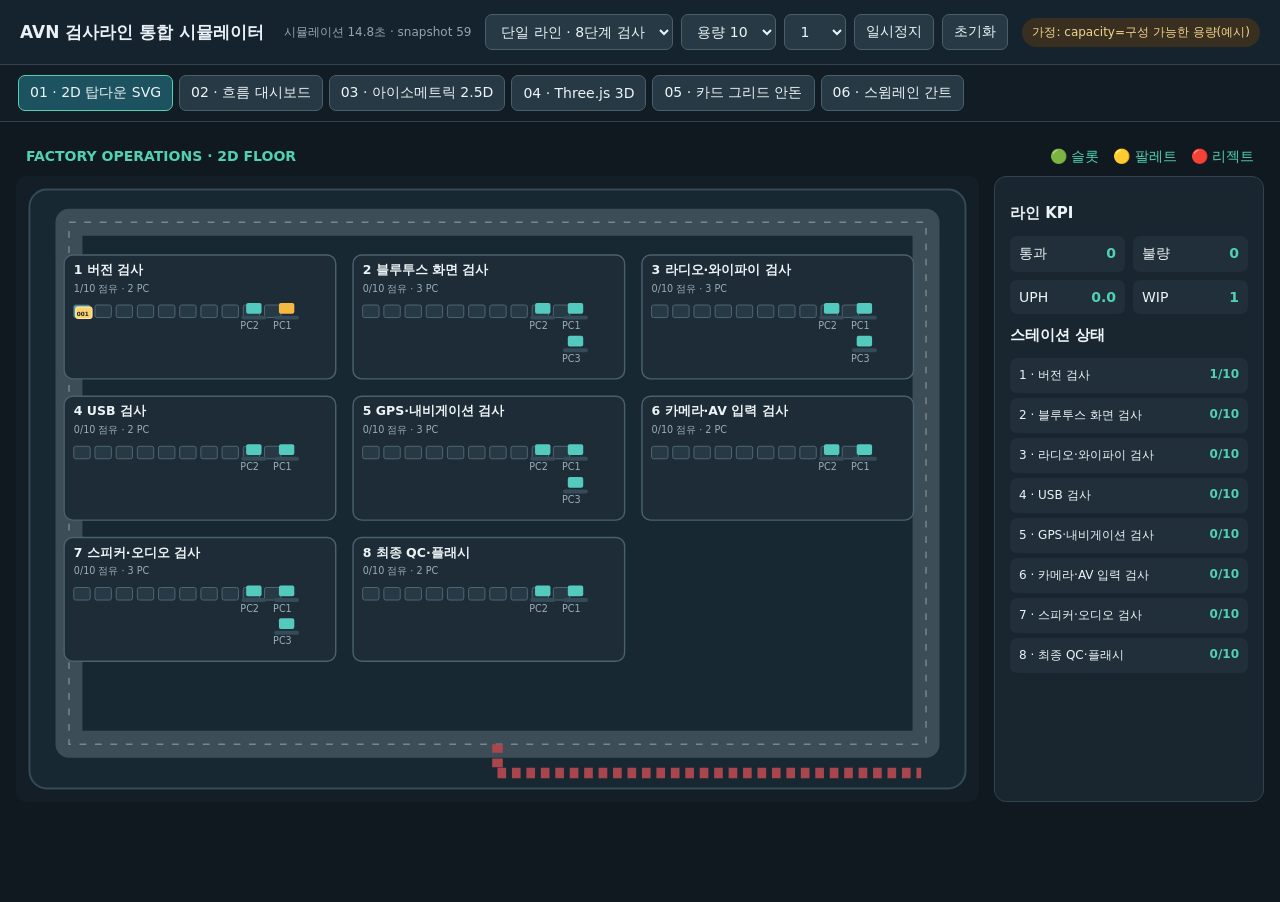
<file: 02_unified_draft_INCOMPLETE/index.html>
<!doctype html>
<html lang="ko">
<head>
  <meta charset="utf-8">
  <meta name="viewport" content="width=device-width,initial-scale=1">
  <title>AVN 공장 검사라인 통합 시뮬레이터</title>
  <link id="viewStyle" rel="stylesheet">
  <style>
    *{box-sizing:border-box}body{margin:0;background:#101820;color:#e9f1f7;font:14px system-ui,-apple-system,"Apple SD Gothic Neo",sans-serif}
    .shell{min-height:100vh}.shellbar{display:flex;gap:14px;align-items:center;flex-wrap:wrap;padding:14px 20px;background:#15232e;border-bottom:1px solid #30434f}
    .brand{font-size:17px;font-weight:750;margin-right:auto}.tools{display:flex;gap:8px;align-items:center;flex-wrap:wrap}button,select{padding:8px 11px;color:#edf4f7;background:#263944;border:1px solid #49606c;border-radius:7px;font:inherit;cursor:pointer}
    .assumption{padding:6px 10px;background:#382f20;color:#f4d58c;border-radius:20px;font-size:12px}.tabs{display:flex;overflow:auto;gap:6px;padding:10px 18px;background:#111c25;border-bottom:1px solid #30434f}.tabs button.active{background:#1d5260;border-color:#51d1b1}
    #viewRoot{padding:16px;min-height:calc(100vh - 120px)}.statusline{font-size:12px;color:#93a5b1}
  </style>
</head>
<body>
  <div class="shell">
    <header class="shellbar">
      <div class="brand">AVN 검사라인 통합 시뮬레이터</div>
      <div class="statusline" id="simClock">시뮬레이션 준비</div>
      <div class="tools">
        <select id="scenario" aria-label="시나리오"></select>
        <select id="capacity" aria-label="구성 가능한 용량"><option value="10">용량 10</option><option value="20">용량 20</option></select>
        <select id="speed" aria-label="배속"><option>1</option><option>2</option><option>5</option><option>10</option><option>20</option></select>
        <button id="toggle">일시정지</button><button id="reset">초기화</button>
      </div>
      <span class="assumption" id="assumption"></span>
    </header>
    <nav class="tabs" id="tabs" aria-label="시각화 뷰"></nav>
    <main id="viewRoot"></main>
  </div>
  <script src="data/factory.js"></script>
  <script src="engine/rng.js"></script>
  <script src="engine/model.js"></script>
  <script src="engine/sim.js"></script>
  <script src="views/01_topdown_2d/render.js"></script>
  <script src="views/02_flow_dashboard/render.js"></script>
  <script src="views/03_isometric/render.js"></script>
  <script src="views/04_threejs_3d/vendor/three.min.js"></script>
  <script src="views/04_threejs_3d/render.js"></script>
  <script src="views/05_card_grid/render.js"></script>
  <script src="views/06_swimlane_gantt/render.js"></script>
  <script>
    (function () {
      "use strict";
      const definitions = [
        ["01", "2D 탑다운 SVG", "views/01_topdown_2d/style.css"],
        ["02", "흐름 대시보드", "views/02_flow_dashboard/style.css"],
        ["03", "아이소메트릭 2.5D", "views/03_isometric/style.css"],
        ["04", "Three.js 3D", "views/04_threejs_3d/style.css"],
        ["05", "카드 그리드 안돈", "views/05_card_grid/style.css"],
        ["06", "스윔레인 간트", "views/06_swimlane_gantt/style.css"]
      ];
      const sim = window.AVNSim.createSim(window.FACTORY_DATA, "single_line");
      window.__avnSim = sim;
      const api = { getState: () => sim.snapshot(), subscribe: (fn) => sim.subscribe(fn), getSim: () => sim };
      const root = document.getElementById("viewRoot");
      const style = document.getElementById("viewStyle");
      const tabs = document.getElementById("tabs");
      const buttons = [];
      let active = -1;
      let mounted = null;
      let lastFrame = performance.now();
      const scenarioSelect = document.getElementById("scenario");
      Object.entries(window.FACTORY_DATA.scenarios).forEach(([id, scenario]) => {
        const option = document.createElement("option");
        option.value = id;
        option.textContent = scenario.name;
        scenarioSelect.appendChild(option);
      });
      definitions.forEach(([id, label, css], index) => {
        const button = document.createElement("button");
        button.textContent = `${id} · ${label}`;
        button.addEventListener("click", () => activate(index));
        tabs.appendChild(button);
        buttons.push(button);
      });
      function activate(index) {
        if (active === index) return;
        if (mounted) mounted.unmount();
        active = index;
        buttons.forEach((button, i) => button.classList.toggle("active", i === index));
        style.href = definitions[index][2];
        root.replaceChildren();
        const view = window.AVNViews[definitions[index][0]];
        mounted = view;
        view.mount(root, api);
      }
      window.__avnActivateView = activate;
      document.getElementById("assumption").textContent = window.FACTORY_DATA.capacityAssumptionLabel;
      scenarioSelect.addEventListener("change", () => sim.setScenario(scenarioSelect.value));
      document.getElementById("capacity").addEventListener("change", (event) => sim.setCapacity(Number(event.target.value)));
      document.getElementById("speed").addEventListener("change", (event) => sim.setSpeed(Number(event.target.value)));
      document.getElementById("toggle").addEventListener("click", (event) => {
        if (sim.snapshot().paused) sim.resume(); else sim.pause();
        event.currentTarget.textContent = sim.snapshot().paused ? "재개" : "일시정지";
      });
      document.getElementById("reset").addEventListener("click", () => sim.reset());
      function frame(now) {
        sim.tick(Math.min((now - lastFrame) / 1000, 0.25));
        lastFrame = now;
        document.getElementById("simClock").textContent = `시뮬레이션 ${sim.snapshot().simTimeSec.toFixed(1)}초 · snapshot ${sim.snapshot().snapshotId}`;
        requestAnimationFrame(frame);
      }
      activate(0);
      requestAnimationFrame(frame);
    })();
  </script>
</body>
</html>
</file>
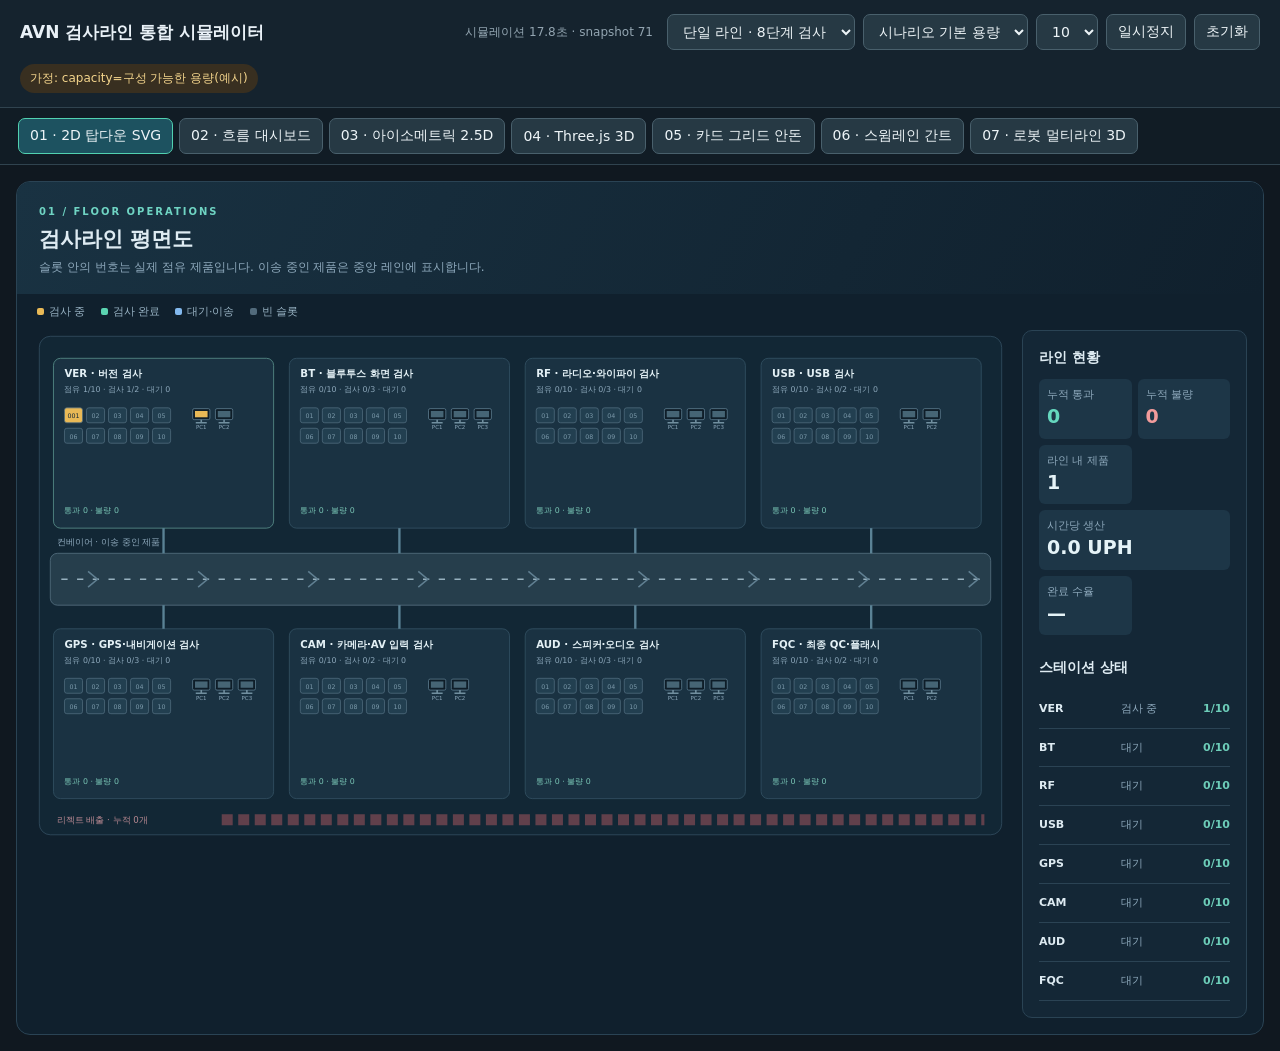
<file: 03_unified_complete/index.html>
<!doctype html>
<html lang="ko">
<head>
  <meta charset="utf-8">
  <meta name="viewport" content="width=device-width,initial-scale=1">
  <title>AVN 공장 검사라인 통합 시뮬레이터</title>
  <link rel="stylesheet" href="views/common.css">
  <link rel="stylesheet" href="views/01_topdown_2d/style.css">
  <link rel="stylesheet" href="views/02_flow_dashboard/style.css">
  <link rel="stylesheet" href="views/03_isometric/style.css">
  <link rel="stylesheet" href="views/04_threejs_3d/style.css">
  <link rel="stylesheet" href="views/05_card_grid/style.css">
  <link rel="stylesheet" href="views/06_swimlane_gantt/style.css">
  <link rel="stylesheet" href="views/07_robot_line_3d/style.css">
  <style>
    *{box-sizing:border-box}body{margin:0;background:#101820;color:#e9f1f7;font:14px system-ui,-apple-system,"Apple SD Gothic Neo",sans-serif}
    .shell{min-height:100vh}.shellbar{display:flex;gap:14px;align-items:center;flex-wrap:wrap;padding:14px 20px;background:#15232e;border-bottom:1px solid #30434f}
    .brand{font-size:17px;font-weight:750;margin-right:auto}.tools{display:flex;gap:8px;align-items:center;flex-wrap:wrap}button,select{padding:8px 11px;color:#edf4f7;background:#263944;border:1px solid #49606c;border-radius:7px;font:inherit;cursor:pointer}
    .assumption{padding:6px 10px;background:#382f20;color:#f4d58c;border-radius:20px;font-size:12px}.tabs{display:flex;overflow:auto;gap:6px;padding:10px 18px;background:#111c25;border-bottom:1px solid #30434f}.tabs button{flex:0 0 auto;white-space:nowrap}.tabs button.active{background:#1d5260;border-color:#51d1b1}
    #viewRoot{padding:16px;min-height:calc(100vh - 120px)}.statusline{font-size:12px;color:#93a5b1}
  </style>
</head>
<body>
  <div class="shell">
    <header class="shellbar">
      <div class="brand">AVN 검사라인 통합 시뮬레이터</div>
      <div class="statusline" id="simClock">시뮬레이션 준비</div>
      <div class="tools">
        <select id="scenario" aria-label="시나리오"></select>
        <select id="capacity" aria-label="구성 가능한 용량"><option value="default">시나리오 기본 용량</option><option value="10">용량 10 (가정)</option><option value="20">용량 20 (가정)</option></select>
        <select id="speed" aria-label="배속"><option>1</option><option>2</option><option>5</option><option>10</option><option>20</option></select>
        <button id="toggle">일시정지</button><button id="reset">초기화</button>
      </div>
      <span class="assumption" id="assumption"></span>
    </header>
    <div id="controlMessage" role="status" style="color:#f1c876;padding:0 20px"></div>
    <nav class="tabs" id="tabs" aria-label="시각화 뷰"></nav>
    <main id="viewRoot"></main>
  </div>
  <script src="data/factory.js"></script>
  <script src="engine/rng.js"></script>
  <script src="engine/model.js"></script>
  <script src="engine/multi-flow.js"></script>
  <script src="engine/sim.js"></script>
  <script src="views/common.js"></script>
  <script src="views/01_topdown_2d/render.js"></script>
  <script src="views/02_flow_dashboard/render.js"></script>
  <script src="views/03_isometric/render.js"></script>
  <script src="views/04_threejs_3d/vendor/three.min.js"></script>
  <script src="views/04_threejs_3d/render.js"></script>
  <script src="views/05_card_grid/render.js"></script>
  <script src="views/06_swimlane_gantt/render.js"></script>
  <script src="views/07_robot_line_3d/render.js"></script>
  <script>
    (function () {
      "use strict";
      const definitions = [
        ["01", "2D 탑다운 SVG", "views/01_topdown_2d/style.css"],
        ["02", "흐름 대시보드", "views/02_flow_dashboard/style.css"],
        ["03", "아이소메트릭 2.5D", "views/03_isometric/style.css"],
        ["04", "Three.js 3D", "views/04_threejs_3d/style.css"],
        ["05", "카드 그리드 안돈", "views/05_card_grid/style.css"],
        ["06", "스윔레인 간트", "views/06_swimlane_gantt/style.css"],
        ["07", "로봇 멀티라인 3D", "views/07_robot_line_3d/style.css"]
      ];
      const params = new URLSearchParams(location.search);
      const requestedScenario = params.get("scenario");
      const initialScenario = window.FACTORY_DATA.scenarios[requestedScenario] ? requestedScenario : "single_line";
      const sim = window.AVNSim.createSim(window.FACTORY_DATA, initialScenario);
      const initialSpeed = Number(params.get("speed"));
      if ([1, 2, 5, 10, 20].includes(initialSpeed)) sim.setSpeed(initialSpeed);
      window.__avnSim = sim;
      const api = { getState: () => sim.snapshot(), subscribe: (fn) => sim.subscribe(fn), getSim: () => sim };
      const root = document.getElementById("viewRoot");
      const tabs = document.getElementById("tabs");
      const buttons = [];
      let active = -1;
      let mounted = null;
      let lastFrame = performance.now();
      const scenarioSelect = document.getElementById("scenario");
      Object.entries(window.FACTORY_DATA.scenarios).forEach(([id, scenario]) => {
        const option = document.createElement("option");
        option.value = id;
        option.textContent = scenario.name;
        scenarioSelect.appendChild(option);
      });
      definitions.forEach(([id, label, css], index) => {
        const button = document.createElement("button");
        button.textContent = `${id} · ${label}`;
        button.addEventListener("click", () => activate(index));
        tabs.appendChild(button);
        buttons.push(button);
      });
      function activate(index) {
        if (active === index) return;
        if (mounted) mounted.unmount();
        active = index;
        buttons.forEach((button, i) => button.classList.toggle("active", i === index));
        root.replaceChildren();
        const view = window.AVNViews[definitions[index][0]];
        mounted = view;
        view.mount(root, api);
      }
      window.__avnActivateView = activate;
      document.getElementById("assumption").textContent = window.FACTORY_DATA.capacityAssumptionLabel;
      scenarioSelect.addEventListener("change", () => sim.setScenario(scenarioSelect.value));
      document.getElementById("capacity").addEventListener("change", (event) => {
        try {
          sim.setCapacity(event.target.value === "default" ? null : Number(event.target.value));
          document.getElementById("controlMessage").textContent = "";
        } catch (error) {
          document.getElementById("controlMessage").textContent = error.message;
        }
      });
      document.getElementById("speed").addEventListener("change", (event) => sim.setSpeed(Number(event.target.value)));
      document.getElementById("toggle").addEventListener("click", (event) => {
        if (sim.snapshot().paused) sim.resume(); else sim.pause();
        event.currentTarget.textContent = sim.snapshot().paused ? "재개" : "일시정지";
      });
      document.getElementById("reset").addEventListener("click", () => sim.reset());
      function frame(now) {
        sim.tick(Math.min((now - lastFrame) / 1000, 0.25));
        lastFrame = now;
        const state = sim.snapshot();
        document.getElementById("simClock").textContent = `시뮬레이션 ${state.simTimeSec.toFixed(1)}초 · snapshot ${state.snapshotId}`;
        document.getElementById("scenario").value = state.scenarioId;
        document.getElementById("capacity").value = state.capacityMode === "default" ? "default" : String(state.capacity);
        document.getElementById("speed").value = String(state.speed);
        document.getElementById("toggle").textContent = state.paused ? "재개" : "일시정지";
        requestAnimationFrame(frame);
      }
      const requestedView = definitions.findIndex(definition => definition[0] === params.get("view"));
      activate(requestedView >= 0 ? requestedView : 0);
      requestAnimationFrame(frame);
    })();
  </script>
</body>
</html>
</file>
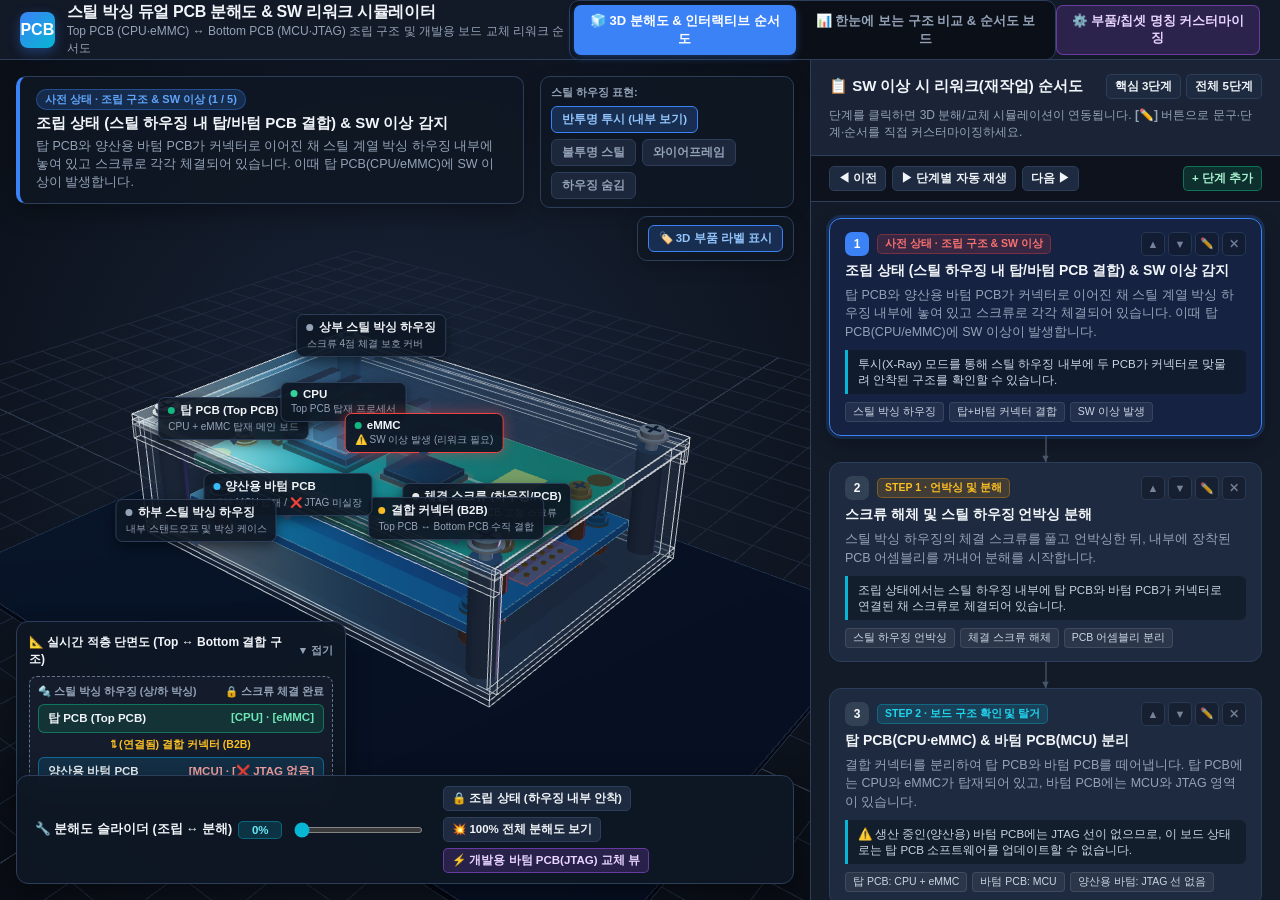
<file: 04_pcb_rework_simulation/index.html>
<!DOCTYPE html>
<html lang="ko">
<head>
  <meta charset="UTF-8" />
  <meta name="viewport" content="width=device-width, initial-scale=1.0" />
  <title>듀얼 PCB 스틸 하우징 분해도 & SW 리워크(재작업) 순서도 시뮬레이터</title>
  <link rel="stylesheet" href="./styles.css" />
  <script type="importmap">
    {
      "imports": {
        "three": "./vendor/three.module.js",
        "three/addons/": "./vendor/"
      }
    }
  </script>
</head>
<body>
  <!-- Top Header Navigation -->
  <header class="app-header">
    <div class="brand-group">
      <div class="brand-icon">PCB</div>
      <div class="brand-title">
        <h1>스틸 박싱 듀얼 PCB 분해도 &amp; SW 리워크 시뮬레이터</h1>
        <p>Top PCB (CPU·eMMC) ↔ Bottom PCB (MCU·JTAG) 조립 구조 및 개발용 보드 교체 리워크 순서도</p>
      </div>
    </div>

    <div class="mode-tabs">
      <button class="mode-tab active" data-mode="sim">
        <span>🧊 3D 분해도 &amp; 인터랙티브 순서도</span>
      </button>
      <button class="mode-tab" data-mode="diagram">
        <span>📊 한눈에 보는 구조 비교 &amp; 순서도 보드</span>
      </button>
    </div>

    <div class="header-actions">
      <button class="btn btn-purple" id="btn-open-spec-modal">
        <span>⚙️ 부품/칩셋 명칭 커스터마이징</span>
      </button>
    </div>
  </header>

  <!-- Main Workspace -->
  <main class="workspace">
    <!-- Left / Center 3D Viewport -->
    <section class="viewport-container">
      <div id="canvas-wrapper">
        <div id="labels-container"></div>
      </div>

      <!-- Top Floating HUD Banner & View Controls -->
      <div class="viewport-top-hud">
        <div class="status-banner">
          <div class="status-badge-row">
            <span class="status-step-pill" id="status-step-pill">사전 상태 · 조립 구조</span>
          </div>
          <h2 id="status-title">조립 상태 (스틸 하우징 내 탑/바텀 PCB 결합)</h2>
          <p id="status-desc">
            탑 PCB와 바텀 PCB가 커넥터로 연결된 채 스틸 계열 박싱 하우징에 놓여 있으며 스크류로 각각 체결된 상태입니다.
          </p>
        </div>

        <div class="viewport-Quick-controls">
          <div class="control-group-card">
            <span class="control-label">스틸 하우징 표현:</span>
            <button class="chip-toggle active" data-housing-mode="xray">반투명 투시 (내부 보기)</button>
            <button class="chip-toggle" data-housing-mode="solid">불투명 스틸</button>
            <button class="chip-toggle" data-housing-mode="wireframe">와이어프레임</button>
            <button class="chip-toggle" data-housing-mode="hidden">하우징 숨김</button>
          </div>
          <div class="control-group-card">
            <button class="chip-toggle active" id="btn-toggle-labels">🏷️ 3D 부품 라벨 표시</button>
          </div>
        </div>
      </div>

      <!-- Bottom-Left 2D Cross-Section / Architecture Schematic Card -->
      <div class="schematic-mini-card" id="schematic-mini-card">
        <div class="schematic-header" id="schematic-toggle-header">
          <span>📐 실시간 적층 단면도 (Top ↔ Bottom 결합 구조)</span>
          <span id="schematic-collapse-icon" style="font-size:10.5px; color:var(--text-secondary);">▼ 접기</span>
        </div>
        <div class="schematic-body" id="mini-schematic-content"></div>
      </div>

      <!-- Bottom Exploded View Slider & Quick State Presets -->
      <div class="viewport-bottom-bar">
        <div class="explode-slider-group">
          <label for="explode-range">
            <span>🔧 분해도 슬라이더 (조립 ↔ 분해)</span>
            <span class="explode-value-badge" id="explode-value-badge">0%</span>
          </label>
          <input type="range" id="explode-range" class="explode-range" min="0" max="100" value="0" />
        </div>

        <div class="preset-buttons">
          <button class="btn btn-sm" data-quick-preset="assembled_zero">🔒 조립 상태 (하우징 내부 안착)</button>
          <button class="btn btn-sm" data-quick-preset="exploded_full">💥 100% 전체 분해도 보기</button>
          <button class="btn btn-sm btn-purple" data-quick-preset="dev_swap">⚡ 개발용 바텀 PCB(JTAG) 교체 뷰</button>
        </div>
      </div>
    </section>

    <!-- Right Sidebar: Customizable Rework Flowchart -->
    <aside class="sidebar-panel">
      <div class="sidebar-header">
        <div class="sidebar-header-top">
          <h2>📋 SW 이상 시 리워크(재작업) 순서도</h2>
          <div style="display:flex; gap:5px;">
            <button class="btn btn-sm" id="btn-preset-3step" title="핵심 3단계(언박싱 -> PCB분리 -> 개발용 바텀 연결)로 전환">
              핵심 3단계
            </button>
            <button class="btn btn-sm" id="btn-preset-5step" title="사전 조립 상태 및 재조립을 포함한 전체 5단계로 전환">
              전체 5단계
            </button>
          </div>
        </div>
        <p class="sidebar-subtitle">
          단계를 클릭하면 3D 분해/교체 시뮬레이션이 연동됩니다. <strong>[✏️]</strong> 버튼으로 문구·단계·순서를 직접 커스터마이징하세요.
        </p>
      </div>

      <div class="playback-controls">
        <div class="playback-left">
          <button class="btn btn-sm" id="btn-prev-step">◀ 이전</button>
          <button class="btn btn-sm" id="btn-autoplay">▶ 단계별 자동 재생</button>
          <button class="btn btn-sm" id="btn-next-step">다음 ▶</button>
        </div>
        <div class="playback-right">
          <button class="btn btn-sm btn-emerald" id="btn-add-step">+ 단계 추가</button>
        </div>
      </div>

      <div class="flowchart-scroll" id="flowchart-list"></div>
    </aside>

    <!-- Fullscreen Diagram & Presentation View (Tab 2) -->
    <section class="diagram-fullscreen-view" id="diagram-fullscreen-view">
      <div class="diagram-grid">
        <div class="diagram-section-card">
          <div class="diagram-section-header">
            <h3>1. 제품 하드웨어 구조 비교: 양산 조립 상태 vs SW 리워크(개발용 바텀 PCB 결합) 상태</h3>
            <span style="font-size:12.5px; color:var(--text-secondary);">
              양산용 바텀 PCB에는 JTAG 선이 없어, 탑 PCB 분리 후 개발용 바텀 PCB에 연결해 업데이트합니다.
            </span>
          </div>
          <div class="arch-compare-grid" id="arch-compare-container"></div>
        </div>

        <div class="diagram-section-card">
          <div class="diagram-section-header">
            <h3>2. 커스터마이징된 SW 리워크(재작업) 전체 순서도</h3>
            <span style="font-size:12.5px; color:var(--text-secondary);">
              각 카드를 클릭하면 해당 단계의 3D 분해도 시뮬레이션 화면으로 즉시 이동합니다.
            </span>
          </div>
          <div class="visual-flowchart-board" id="visual-flowchart-board"></div>
        </div>
      </div>
    </section>
  </main>

  <!-- Modal for Customizing Hardware Component Labels -->
  <div class="modal-backdrop" id="spec-modal">
    <div class="modal-card">
      <div class="modal-header">
        <h3>⚙️ 제품 부품 및 칩셋 명칭 커스터마이징</h3>
        <button class="icon-btn" id="btn-close-spec-modal">✕</button>
      </div>
      <div class="modal-body">
        <p style="font-size:12.5px; color:var(--text-secondary);">
          3D 분해도 라벨과 단면도, 순서도 보드에 표시되는 하드웨어 명칭을 프로젝트에 맞게 수정할 수 있습니다.
        </p>
        <div class="form-row-inline">
          <div class="form-row">
            <label>외함 하우징 명칭</label>
            <input type="text" class="form-input" id="spec-input-housing" />
          </div>
          <div class="form-row">
            <label>스크류 명칭</label>
            <input type="text" class="form-input" id="spec-input-screws" />
          </div>
        </div>
        <div class="form-row-inline">
          <div class="form-row">
            <label>상단 PCB (Top PCB) 명칭</label>
            <input type="text" class="form-input" id="spec-input-topPcb" />
          </div>
          <div class="form-row">
            <label>보드 간 연결 커넥터 명칭</label>
            <input type="text" class="form-input" id="spec-input-connector" />
          </div>
        </div>
        <div class="form-row-inline">
          <div class="form-row">
            <label>Top PCB 메인 칩셋 1 (CPU)</label>
            <input type="text" class="form-input" id="spec-input-cpu" />
          </div>
          <div class="form-row">
            <label>Top PCB 메모리 칩셋 2 (eMMC)</label>
            <input type="text" class="form-input" id="spec-input-emmc" />
          </div>
        </div>
        <div class="form-row-inline">
          <div class="form-row">
            <label>생산용 하단 PCB (양산용 Bottom PCB)</label>
            <input type="text" class="form-input" id="spec-input-prodBottomPcb" />
          </div>
          <div class="form-row">
            <label>리워크용 하단 PCB (개발용 Bottom PCB)</label>
            <input type="text" class="form-input" id="spec-input-devBottomPcb" />
          </div>
        </div>
        <div class="form-row-inline">
          <div class="form-row">
            <label>Bottom PCB 컨트롤러 (MCU)</label>
            <input type="text" class="form-input" id="spec-input-mcu" />
          </div>
          <div class="form-row">
            <label>Bottom PCB 디버그 포트 (JTAG)</label>
            <input type="text" class="form-input" id="spec-input-jtag" />
          </div>
        </div>
      </div>
      <div class="modal-footer">
        <button class="btn" id="btn-reset-spec-modal">기본값 복원</button>
        <button class="btn btn-primary" id="btn-save-spec-modal">적용 및 저장</button>
      </div>
    </div>
  </div>

  <script type="module" src="./app.js"></script>
</body>
</html>
</file>
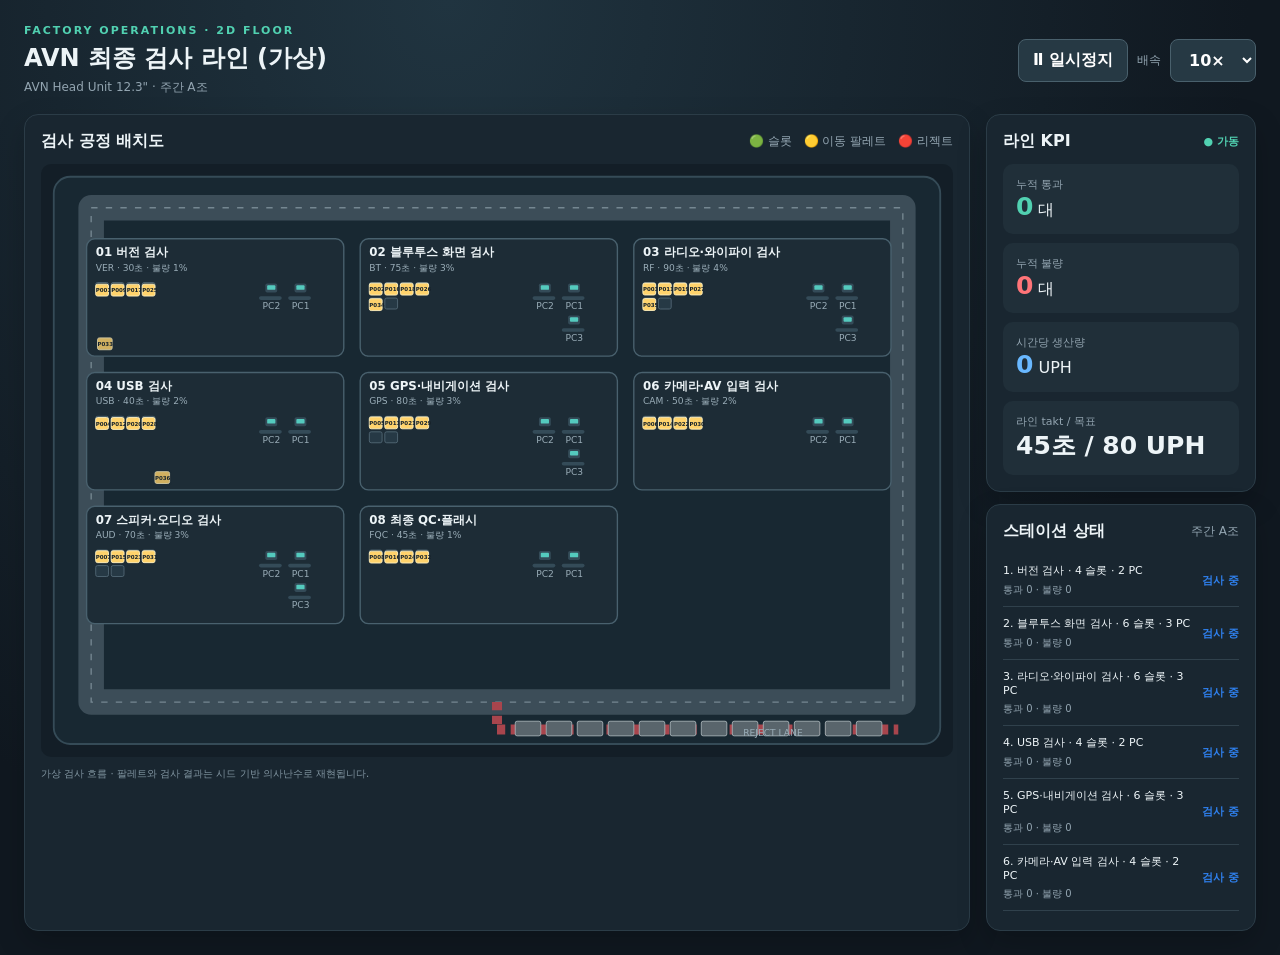
<file: 01_original_samples/01_topdown_2d/index.html>
<!doctype html>
<html lang="ko">
<head>
<meta charset="utf-8">
<meta name="viewport" content="width=device-width, initial-scale=1">
<title>AVN 최종 검사 라인 · 탑다운</title>
<style>
:root{color-scheme:dark;--bg:#101820;--panel:#192630;--line:#30434f;--muted:#93a5b1;--mint:#51d1b1;--blue:#69b8ff;--red:#ff7478;font-family:system-ui,-apple-system,"Apple SD Gothic Neo",sans-serif}*{box-sizing:border-box}body{margin:0;padding:24px;background:radial-gradient(ellipse at 35% 0,#203440,var(--bg) 68%);color:#edf4f7;min-width:900px}.top{max-width:1500px;margin:0 auto 18px;display:flex;justify-content:space-between;align-items:center}.eyebrow{font-size:11px;letter-spacing:2px;font-weight:800;color:var(--mint)}h1{font-size:24px;margin:5px 0}.muted,.legend{color:var(--muted);font-size:12px}.controls{display:flex;gap:9px;align-items:center}button,select{padding:10px 14px;background:#263944;color:white;border:1px solid #49606c;border-radius:8px;font:inherit;font-weight:700}button{cursor:pointer}.layout{max-width:1500px;margin:auto;display:grid;grid-template-columns:minmax(600px,1fr) 270px;gap:16px}.panel{background:var(--panel);border:1px solid #2b3c47;border-radius:14px;padding:16px;box-shadow:0 12px 30px #0003}.panelhead{display:flex;justify-content:space-between;align-items:center;margin-bottom:12px}.map{display:block;width:100%;height:auto;border-radius:10px;background:#131e27}.floor{fill:#182832;stroke:#354b57;stroke-width:2}.belt{fill:none;stroke:#3c4d58;stroke-width:28;stroke-linejoin:round;stroke-linecap:round}.belt-dash{fill:none;stroke:#758791;stroke-width:1.5;stroke-dasharray:7 9}.reject-lane{fill:none;stroke:#a8454d;stroke-width:11;stroke-dasharray:9 6}.stage-box{fill:#1d2c36;stroke:#49616e;stroke-width:1.5}.stage-name{fill:#edf4f7;font-weight:700;font-size:13px}.stage-meta,.pc-label,.route-label{fill:#9aadb8;font-size:10px}.slot{fill:#263945;stroke:#526875}.desk{fill:#344b58}.monitor{fill:#54cabe}.pallet{fill:#ffd36c;stroke:#fff0bd}.pallet.fail{fill:#f26368;stroke:#ffc5c7}.serial{fill:#17232b;font-weight:800;font-size:6px}.side{display:flex;flex-direction:column;gap:12px}.metric{margin-top:9px;padding:13px;background:#202f39;border-radius:10px}.metric label{display:block;color:var(--muted);font-size:11px}.metric strong{font-size:25px}.mint{color:var(--mint)}.red{color:var(--red)}.blue{color:var(--blue)}.status{font-size:11px;font-weight:700}.stages{max-height:360px;overflow:auto}.stage-row{padding:9px 0;border-bottom:1px solid #30414c;display:flex;justify-content:space-between;gap:8px;font-size:11px}.foot{margin-top:10px;color:#8296a2;font-size:10px}@media(max-width:1050px){body{padding:14px}.layout{grid-template-columns:minmax(0,1fr) 235px}}
</style>
</head>
<body>
<script src="../data/line.js"></script>
<header class="top"><div><div class="eyebrow">FACTORY OPERATIONS · 2D FLOOR</div><h1 id="lineTitle">AVN 검사라인</h1><div class="muted" id="lineSub"></div></div><div class="controls"><button id="toggleButton" type="button">Ⅱ 일시정지</button><label class="muted" for="speedSelect">배속</label><select id="speedSelect"><option value="1">1×</option><option value="5">5×</option><option value="10">10×</option><option value="20">20×</option></select></div></header>
<main class="layout"><section class="panel"><div class="panelhead"><strong>검사 공정 배치도</strong><span class="legend">🟢 슬롯　🟡 이동 팔레트　🔴 리젝트</span></div><svg id="factoryMap" class="map" viewBox="0 0 1000 650" role="img" aria-label="AVN 검사라인 탑다운 배치도"></svg><div class="foot">가상 검사 흐름 · 팔레트와 검사 결과는 시드 기반 의사난수로 재현됩니다.</div></section><aside class="side"><section class="panel"><div class="panelhead"><strong>라인 KPI</strong><span class="status mint">● 가동</span></div><div class="metric"><label>누적 통과</label><strong id="passCount" class="mint">0</strong> 대</div><div class="metric"><label>누적 불량</label><strong id="failCount" class="red">0</strong> 대</div><div class="metric"><label>시간당 생산량</label><strong id="uphValue" class="blue">0</strong> UPH</div><div class="metric"><label>라인 takt / 목표</label><strong id="taktValue">—</strong></div></section><section class="panel"><div class="panelhead"><strong>스테이션 상태</strong><span id="shiftName" class="legend"></span></div><div id="stageList" class="stages"></div></section></aside></main>
<script src="app.js"></script>
</body>
</html>
<style>
.reject-slot{fill:#59656c;stroke:#a4afb4;stroke-width:1}.reject-slot.occupied{fill:#f26368;stroke:#ffc5c7}.stage-row{display:grid;grid-template-columns:minmax(0,1fr) auto;gap:5px 8px}.stage-counts{grid-column:1;color:#93a5b1;font-size:10px}.stage-row .status{grid-column:2;grid-row:1 / span 2;align-self:center}
</style>
</file>
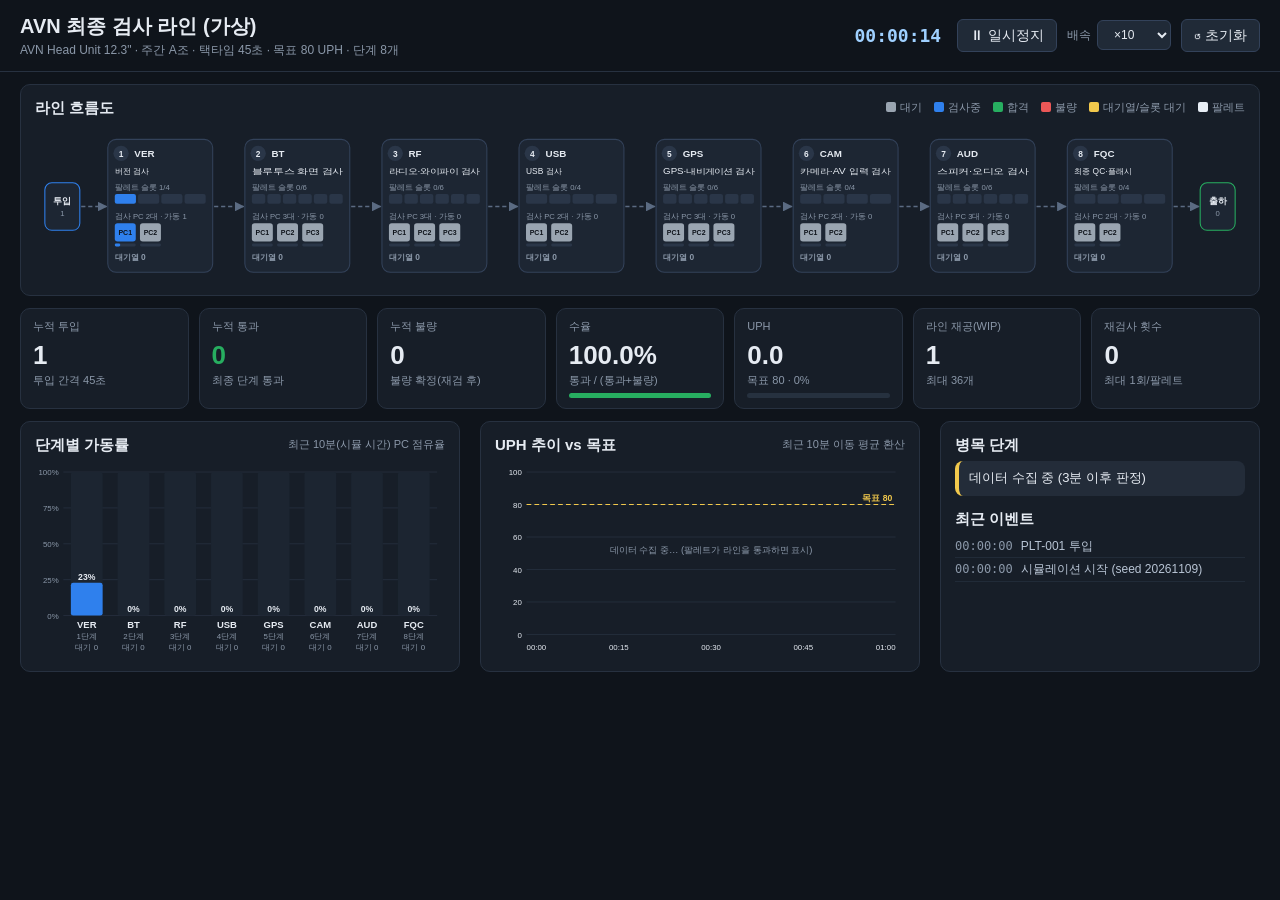
<file: 01_original_samples/02_flow_dashboard/index.html>
<!DOCTYPE html>
<html lang="ko">
<head>
<meta charset="utf-8">
<meta name="viewport" content="width=device-width, initial-scale=1">
<title>AVN 검사라인 — 라인 흐름도 + 대시보드</title>
<link rel="stylesheet" href="style.css">
</head>
<body>
<header class="top">
  <div class="title">
    <h1 id="lineName">AVN 검사 라인</h1>
    <div class="sub" id="lineSub"></div>
  </div>
  <div class="controls">
    <span class="clock" id="clock">00:00:00</span>
    <button id="btnPlay" type="button">⏸ 일시정지</button>
    <label>배속
      <select id="selSpeed"></select>
    </label>
    <button id="btnReset" type="button">↺ 초기화</button>
  </div>
</header>

<section class="panel flow">
  <div class="panel-h">
    <h2>라인 흐름도</h2>
    <div class="legend" id="legend"></div>
  </div>
  <svg id="flowSvg" role="img" aria-label="검사 라인 흐름도"></svg>
</section>

<section class="kpis" id="kpis"></section>

<section class="grid">
  <div class="panel">
    <div class="panel-h"><h2>단계별 가동률</h2><span class="hint">최근 10분(시뮬 시간) PC 점유율</span></div>
    <svg id="utilSvg" viewBox="0 0 520 250" role="img" aria-label="단계별 가동률 막대차트"></svg>
  </div>
  <div class="panel">
    <div class="panel-h"><h2>UPH 추이 vs 목표</h2><span class="hint">최근 10분 이동 평균 환산</span></div>
    <svg id="uphSvg" viewBox="0 0 520 250" role="img" aria-label="UPH 추이 차트"></svg>
  </div>
  <div class="panel side">
    <div class="panel-h"><h2>병목 단계</h2></div>
    <div id="bottleneck" class="bn"></div>
    <div class="panel-h" style="margin-top:12px"><h2>최근 이벤트</h2></div>
    <ul id="log" class="log"></ul>
  </div>
</section>

<script src="../data/line.js"></script>
<script src="app.js"></script>
</body>
</html>
</file>
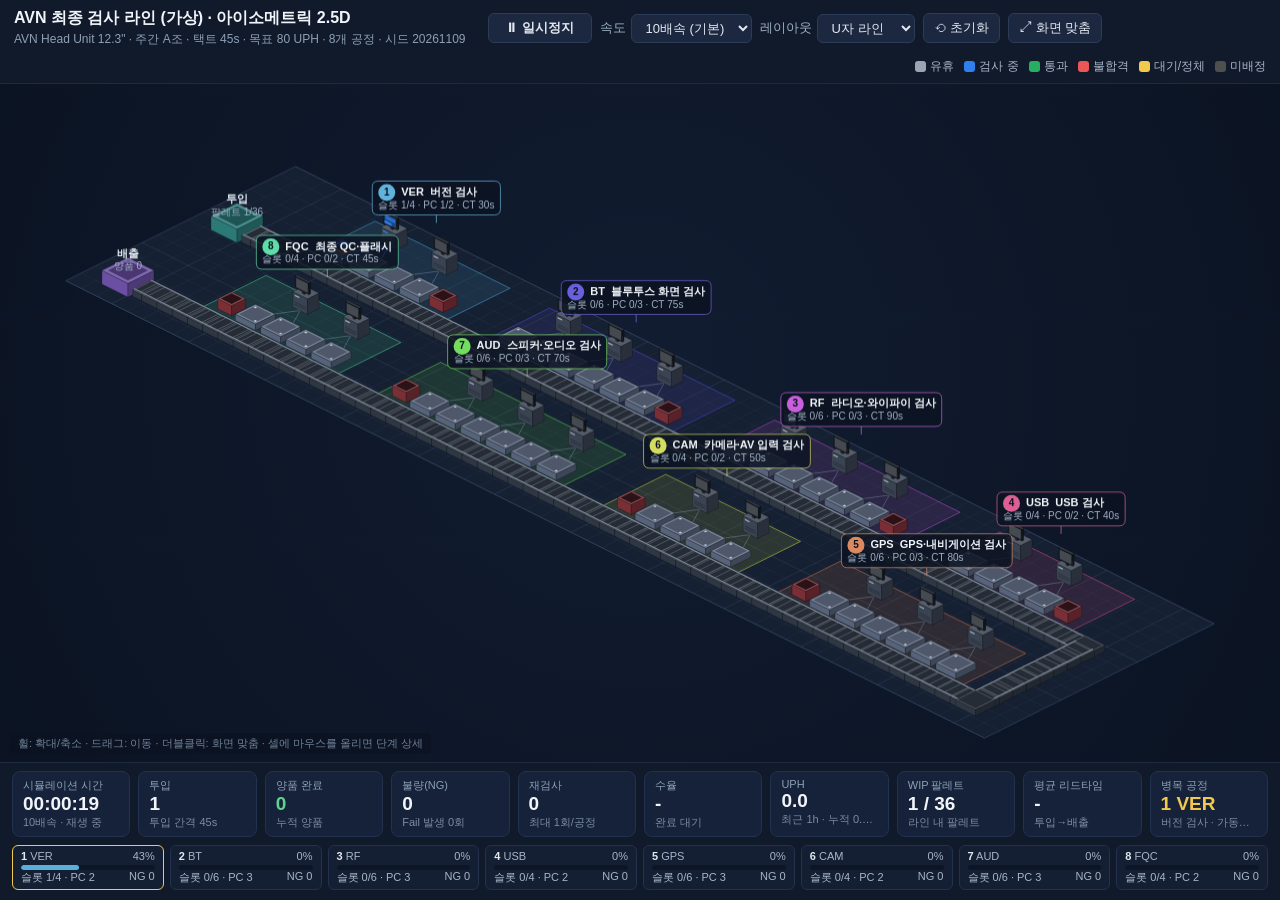
<file: 01_original_samples/03_isometric/index.html>
<!DOCTYPE html>
<html lang="ko">
<head>
<meta charset="utf-8">
<meta name="viewport" content="width=device-width, initial-scale=1">
<title>AVN 검사라인 · 아이소메트릭 2.5D</title>
<link rel="stylesheet" href="style.css">
</head>
<body>
<header id="top">
  <div class="title">
    <h1 id="lineName">AVN 검사 라인</h1>
    <div id="lineMeta" class="meta"></div>
  </div>
  <div class="controls">
    <button id="btnPlay" type="button" title="재생/일시정지 (Space)">⏸ 일시정지</button>
    <label>속도
      <select id="speed"></select>
    </label>
    <label>레이아웃
      <select id="layout">
        <option value="U">U자 라인</option>
        <option value="line">직선 라인</option>
      </select>
    </label>
    <button id="btnReset" type="button" title="같은 시드로 처음부터 다시">⟲ 초기화</button>
    <button id="btnFit" type="button" title="화면 맞춤 (더블클릭)">⤢ 화면 맞춤</button>
  </div>
  <div id="legend" class="legend"></div>
</header>

<main id="stage">
  <canvas id="view"></canvas>
  <div id="tip" class="tip" hidden></div>
  <div class="hint">휠: 확대/축소 · 드래그: 이동 · 더블클릭: 화면 맞춤 · 셀에 마우스를 올리면 단계 상세</div>
  <div id="err" class="err" hidden></div>
</main>

<footer id="kpi">
  <div id="kpiCards" class="kpi-cards"></div>
  <div id="stageStrip" class="stage-strip"></div>
</footer>

<script src="../data/line.js"></script>
<script src="app.js"></script>
</body>
</html>
</file>
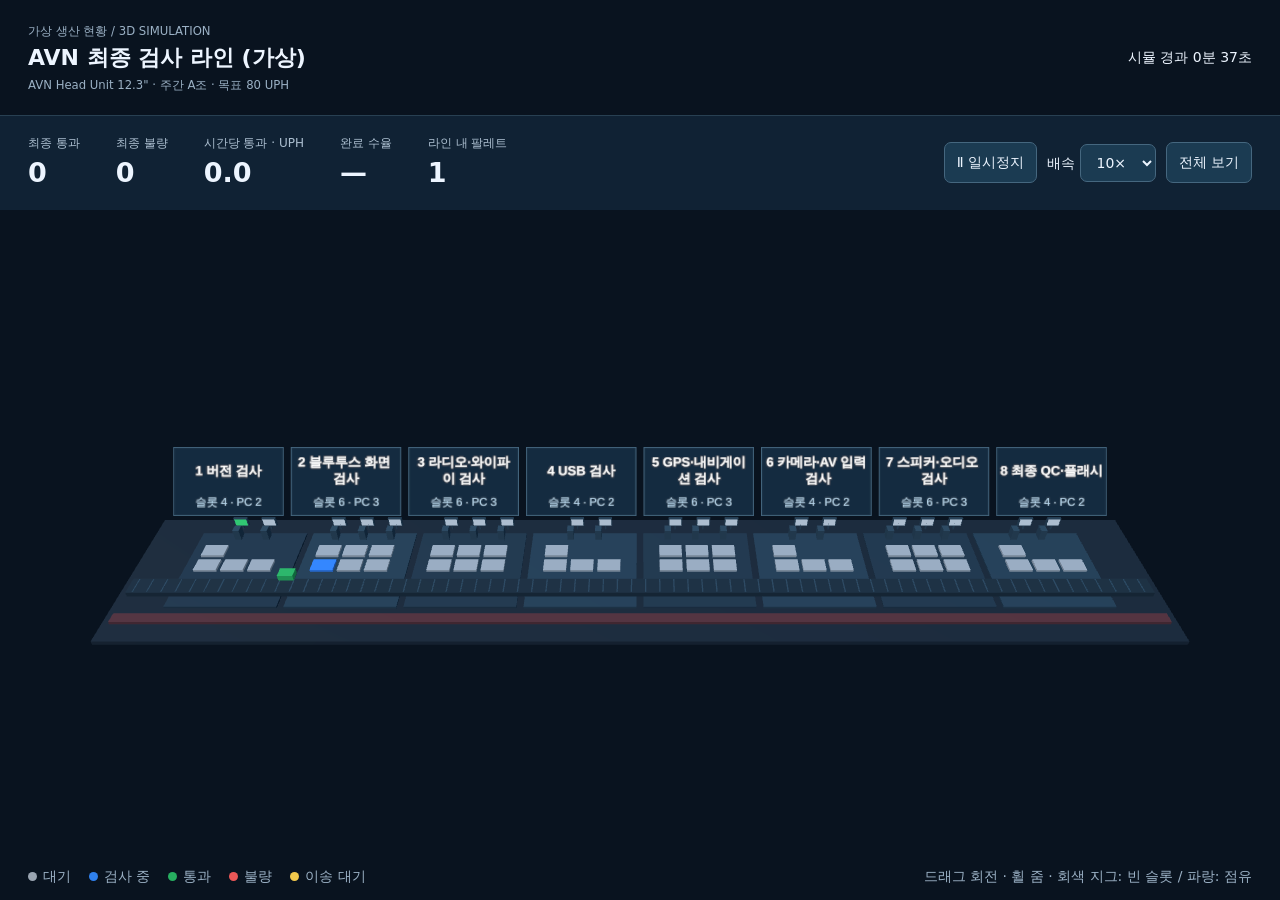
<file: 01_original_samples/04_threejs_3d/index.html>
<!doctype html>
<html lang="ko"><head><meta charset="utf-8"><meta name="viewport" content="width=device-width,initial-scale=1"><title>AVN 검사 라인 · 3D</title><style>
*{box-sizing:border-box}body{height:100vh;display:flex;flex-direction:column;overflow:hidden;margin:0;background:#09131f;color:#edf5ff;font:14px/1.5 system-ui,-apple-system,sans-serif}header{padding:20px 28px;display:flex;align-items:center;justify-content:space-between;border-bottom:1px solid #284052}h1{margin:0;font-size:22px}small,.muted{color:#9bb1c5}.stats{display:flex;gap:36px;padding:16px 28px;background:#102234}.stat b{display:block;font-size:27px;font-variant-numeric:tabular-nums}.stat span{color:#adc0d1;font-size:12px}.controls{margin-left:auto;display:flex;gap:10px;align-items:center}button,select{font:inherit;color:#edf5ff;background:#1b3b52;border:1px solid #45677f;border-radius:7px;padding:9px 12px;cursor:pointer}#viewport{flex:1;min-height:0;position:relative}canvas{display:block;width:100%;height:100%;touch-action:none}footer{flex-shrink:0;height:44px;padding:10px 28px;display:flex;justify-content:space-between;color:#9bb1c5}.legend{display:flex;gap:18px}.dot{display:inline-block;width:9px;height:9px;border-radius:50%;margin-right:6px}#error{position:absolute;inset:0;display:none;place-items:center;background:#102234;padding:30px}@media(max-width:800px){header{padding:12px}h1{font-size:17px}.stats{padding:12px;gap:15px;flex-wrap:wrap}.stat b{font-size:20px}.controls{margin-left:0}footer{font-size:11px;padding:8px}.legend{gap:8px}}
</style></head><body><header><div><small>가상 생산 현황 / 3D SIMULATION</small><h1 id="title"></h1><small id="meta"></small></div><div id="clock">시뮬 경과 0초</div></header><section class="stats" aria-label="실제 시뮬레이션 집계"><div class="stat"><span>최종 통과</span><b id="passed">0</b></div><div class="stat"><span>최종 불량</span><b id="failed">0</b></div><div class="stat"><span>시간당 통과 · UPH</span><b id="uph">—</b></div><div class="stat"><span>완료 수율</span><b id="yield">—</b></div><div class="stat"><span>라인 내 팔레트</span><b id="wip">0</b></div><div class="controls"><button id="toggle">Ⅱ 일시정지</button><label>배속 <select id="speed"></select></label><button id="fit">전체 보기</button></div></section><main id="viewport"><canvas id="scene" aria-label="검사 스테이션과 이동 팔레트 3D 장면"></canvas><div id="error" role="alert"></div></main><footer><div class="legend" id="legend"></div><span>드래그 회전 · 휠 줌 · 회색 지그: 빈 슬롯 / 파랑: 점유</span></footer><script src="../data/line.js"></script><script src="./vendor/three/three.min.js"></script><script src="./app.js"></script></body></html>
</file>
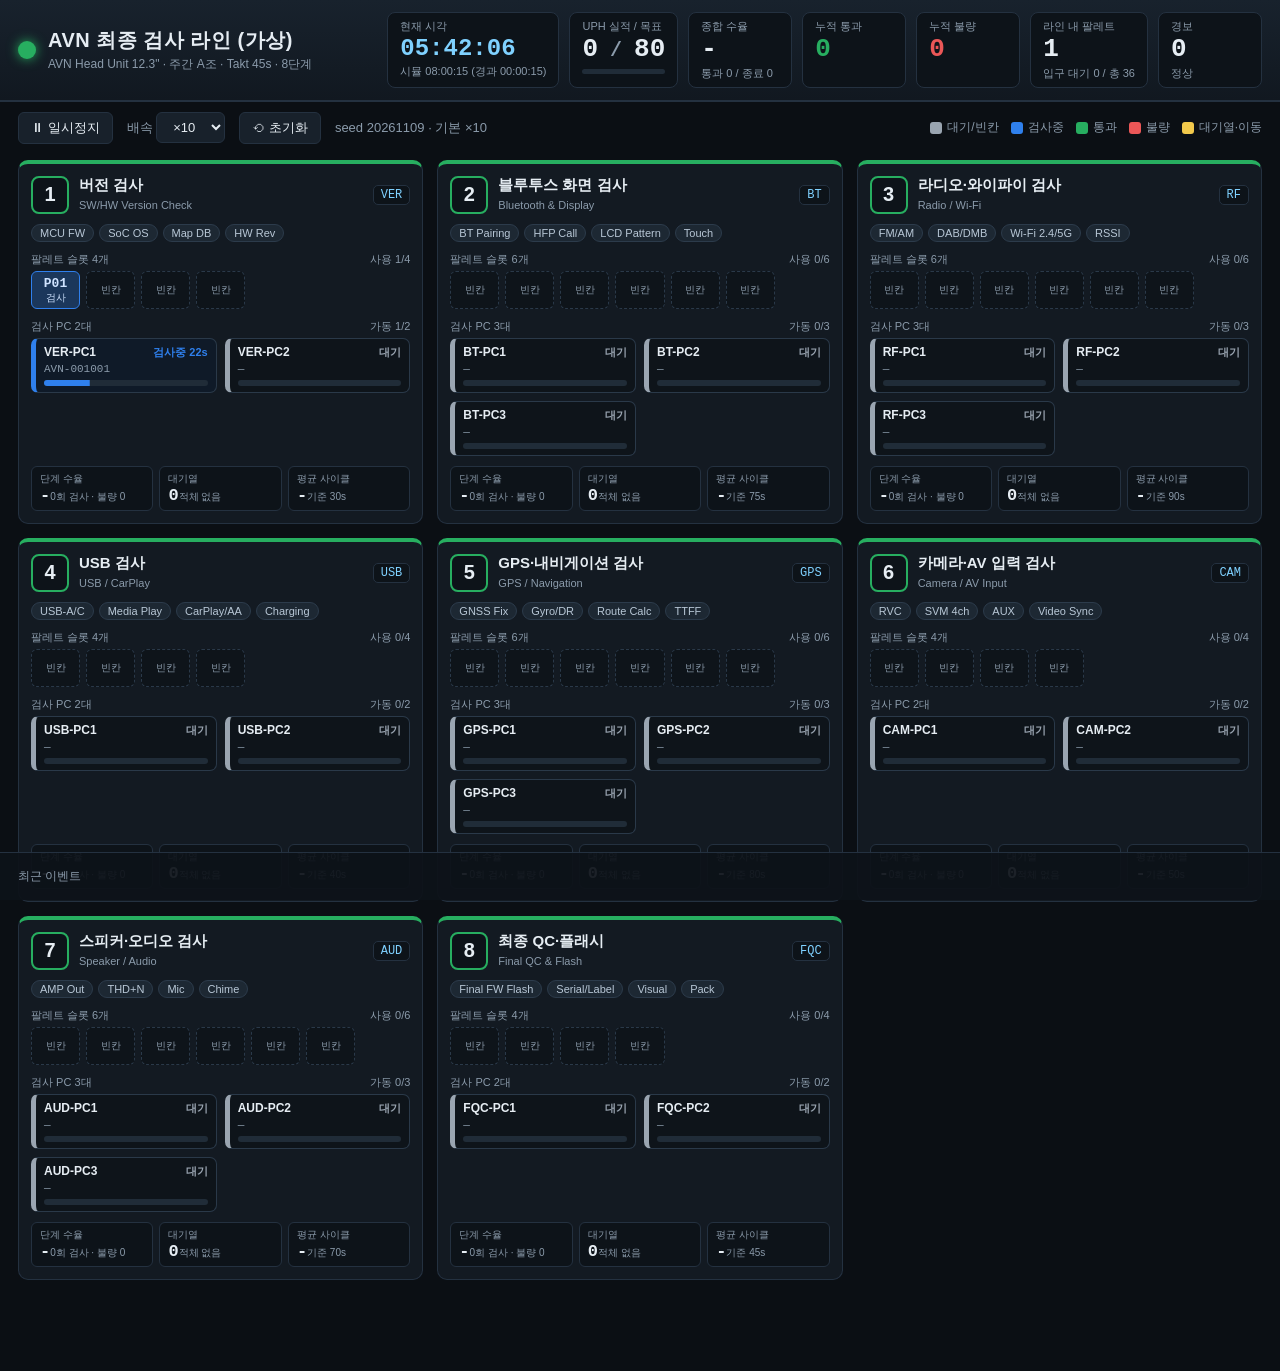
<file: 01_original_samples/05_card_grid/index.html>
<!DOCTYPE html>
<html lang="ko">
<head>
<meta charset="utf-8">
<meta name="viewport" content="width=device-width, initial-scale=1">
<title>AVN 검사라인 안돈 보드 (05 카드/그리드)</title>
<link rel="stylesheet" href="style.css">
</head>
<body>
<header class="hdr">
  <div class="hdr-title">
    <div class="lamp" id="lamp"></div>
    <div>
      <h1 id="lineName">-</h1>
      <div class="sub" id="lineSub">-</div>
    </div>
  </div>
  <div class="kpis">
    <div class="kpi clock"><span class="k">현재 시각</span><b id="clock">--:--:--</b><small id="simclock">-</small></div>
    <div class="kpi"><span class="k">UPH 실적 / 목표</span><b><span id="uph">0</span><i> / </i><span id="uphT">0</span></b><div class="bar"><u id="uphBar"></u></div></div>
    <div class="kpi"><span class="k">종합 수율</span><b id="yield">-</b><small id="yieldSub">-</small></div>
    <div class="kpi"><span class="k">누적 통과</span><b id="cPass" class="c-pass">0</b></div>
    <div class="kpi"><span class="k">누적 불량</span><b id="cFail" class="c-fail">0</b></div>
    <div class="kpi"><span class="k">라인 내 팔레트</span><b id="wip">0</b><small id="wipSub">-</small></div>
    <div class="kpi alarm" id="alarmBox"><span class="k">경보</span><b id="alarmN">0</b><small id="alarmTxt">정상</small></div>
  </div>
</header>

<div class="ctrl">
  <button id="btnPlay" type="button">⏸ 일시정지</button>
  <label>배속 <select id="selSpeed"></select></label>
  <button id="btnReset" type="button">⟲ 초기화</button>
  <span class="seed" id="seedInfo"></span>
  <div class="legend" id="legend"></div>
</div>

<main class="board" id="board"></main>

<footer class="ticker"><span class="k">최근 이벤트</span><ul id="events"></ul></footer>

<script src="../data/line.js"></script>
<script src="app.js"></script>
</body>
</html>
</file>
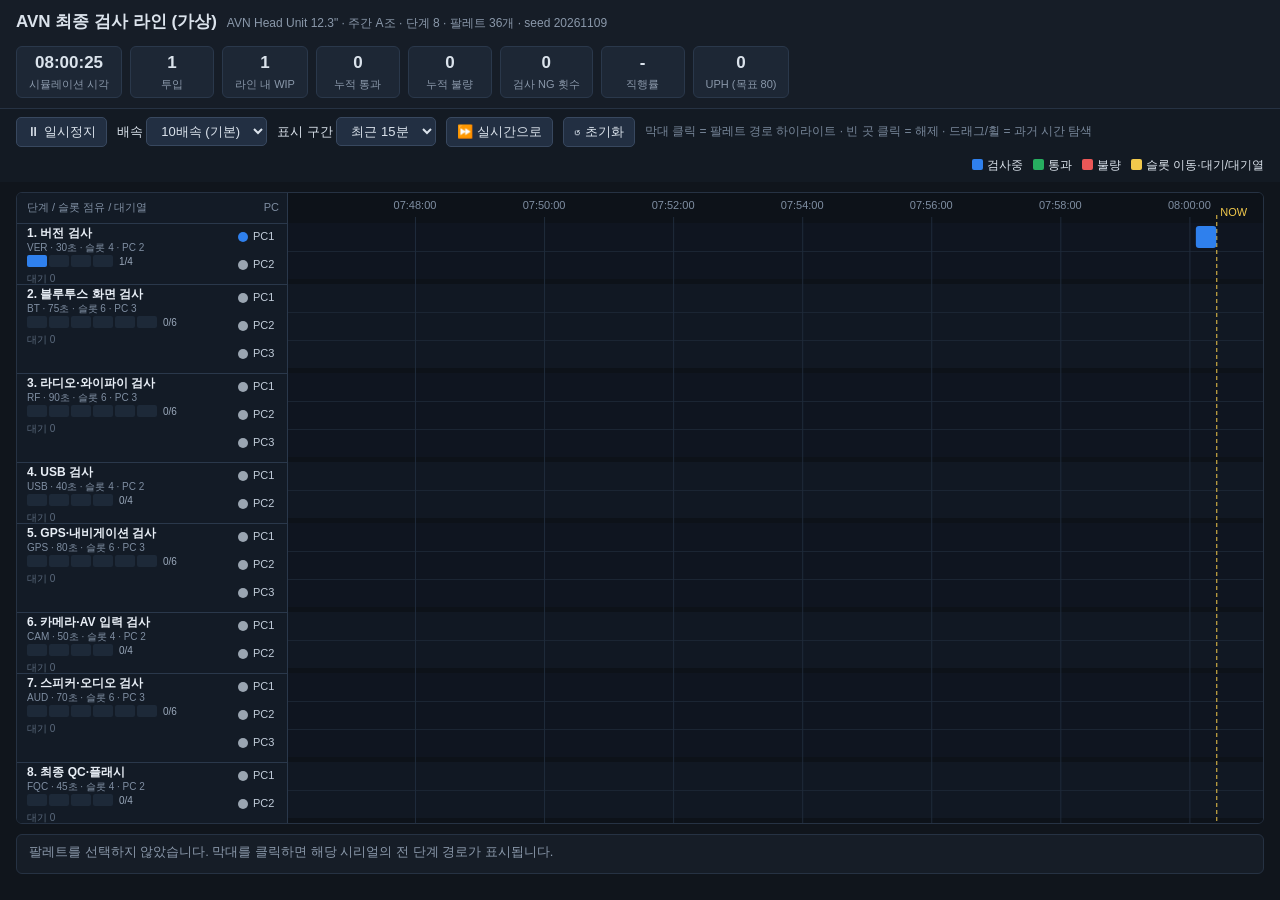
<file: 01_original_samples/06_swimlane_gantt/index.html>
<!DOCTYPE html>
<html lang="ko">
<head>
<meta charset="utf-8">
<title>AVN 검사라인 06 · 스윔레인 + 간트 타임라인</title>
<meta name="viewport" content="width=device-width,initial-scale=1">
<link rel="stylesheet" href="style.css">
</head>
<body>
<header>
  <div class="title"><h1 id="ttl">AVN 검사라인</h1><span id="sub"></span></div>
  <div class="kpis" id="kpis"></div>
</header>
<div class="controls">
  <button id="btnPlay">⏸ 일시정지</button>
  <label>배속 <select id="selSpeed"></select></label>
  <label>표시 구간 <select id="selWin"></select></label>
  <button id="btnLive">⏩ 실시간으로</button>
  <button id="btnReset">↺ 초기화</button>
  <span class="hint">막대 클릭 = 팔레트 경로 하이라이트 · 빈 곳 클릭 = 해제 · 드래그/휠 = 과거 시간 탐색</span>
  <span class="legend" id="legend"></span>
</div>
<main>
  <div id="wrap"><canvas id="cv"></canvas><div id="tip"></div></div>
  <div id="path"></div>
</main>
<script src="../data/line.js"></script>
<script src="app.js"></script>
</body>
</html>
</file>
<file: 03_unified_complete/views/common.css>
.av-view{max-width:1560px;margin:auto;background:#10202d;border:1px solid #2a4354;border-radius:14px;overflow:hidden;color:#deebf2;font:14px/1.45 system-ui,-apple-system,sans-serif;--av-line:#2a4354;--av-muted:#8da8bb;--av-panel:#162b3b}
.av-heading{display:flex;justify-content:space-between;align-items:center;gap:16px;padding:18px 22px;background:linear-gradient(115deg,#193242,#10202d)}.av-heading small{font-size:10px;letter-spacing:2px;color:#6fd4c3;font-weight:700}.av-heading h1{font-size:21px;margin:4px 0}.av-heading p{font-size:12px;color:var(--av-muted);margin:0}.av-tools{display:flex;gap:7px;align-items:center;flex-wrap:wrap}.av-tools button,.av-tools select{font-size:12px}
.av-kpis{display:grid;grid-template-columns:repeat(5,1fr);gap:1px;background:#2a4354;border-top:1px solid #2a4354;border-bottom:1px solid #2a4354}.av-metric{background:#162b3b;padding:12px 18px}.av-metric span{display:block;color:var(--av-muted);font-size:11px}.av-metric b{display:block;font-size:24px;font-weight:650;color:#e5f3f7;font-variant-numeric:tabular-nums}.av-metric:first-child b{color:#65d7be}.av-metric:nth-child(2) b{color:#f29b9b}.av-panel{padding:16px;border:1px solid #2a4354;background:#142736;border-radius:10px;min-width:0}.av-panel h2{font-size:14px;margin:0 0 12px}.av-panel h2 small{font-size:11px;color:#8da8bb;font-weight:400;margin-left:8px}.av-legend{display:flex;gap:15px;flex-wrap:wrap;color:#97b1c2;font-size:11px;padding:10px 20px}.av-legend span:before{content:'';display:inline-block;width:7px;height:7px;border-radius:2px;background:var(--dot);margin-right:5px}.av-footer{padding:10px 20px;border-top:1px solid #2a4354;font-size:11px;color:#8da8bb}.av-empty{padding:24px;color:#8da8bb;text-align:center}.av-canvas-wrap{position:relative;background:#0b1925;min-width:0;height:560px}.av-canvas-wrap canvas{display:block;width:100%;height:100%;touch-action:none}.av-tip{position:absolute;z-index:3;padding:9px 12px;background:#132d40ee;border:1px solid #547487;border-radius:7px;color:#e8f1f5;font-size:12px;pointer-events:none;box-shadow:0 8px 24px #0008}.av-tip[hidden]{display:none}
@media(max-width:850px){.av-heading{align-items:flex-start;flex-direction:column}.av-kpis{grid-template-columns:repeat(3,1fr)}.av-metric b{font-size:19px}.av-heading h1{font-size:18px}}
</file>
<file: 03_unified_complete/views/01_topdown_2d/style.css>
.av-topdown .td-layout{display:grid;grid-template-columns:minmax(0,1fr) 225px;gap:14px;padding:0 16px 16px}.av-topdown svg{width:100%;height:auto;align-self:start}.td-kpis{display:grid;grid-template-columns:1fr 1fr;margin-bottom:22px;gap:6px}.td-kpis .av-metric{padding:8px;background:#1d3647;border-radius:6px}.td-kpis .av-metric b{font-size:19px}.td-kpis .av-metric:nth-child(4){grid-column:1/-1}.td-status>div{display:grid;grid-template-columns:1fr 1fr auto;gap:4px;align-items:center;border-bottom:1px solid #2b4354;padding:11px 0;font-size:11px}.td-status span{color:#8da8bb}.td-status strong{color:#6dcdb9}@media(max-width:950px){.av-topdown .td-layout{grid-template-columns:1fr}.td-kpis{grid-template-columns:repeat(5,1fr)}.td-kpis .av-metric:nth-child(4){grid-column:auto}.av-topdown aside{display:block}.td-status{display:grid;grid-template-columns:repeat(4,1fr);gap:12px}.td-status>div{grid-template-columns:1fr auto}.td-status span{display:none}}
</file>
<file: 03_unified_complete/views/02_flow_dashboard/style.css>
.av-flow .flow-overview{padding:12px 14px 0;overflow-x:auto;background:#0d1d29}.av-flow .flow-map{display:block;width:100%;min-width:1080px}.av-flow .flow-panels{display:grid;grid-template-columns:1fr 1fr .95fr;gap:12px;padding:4px 16px 16px}.av-flow .flow-panels svg{width:100%;display:block}.av-flow .flow-events{max-height:340px;overflow:auto}.av-flow .flow-events ol{list-style:none;padding:0;margin:0}.av-flow .flow-events li{display:flex;gap:8px;align-items:center;font-size:11px;padding:7px 0;border-bottom:1px solid #263e4d}.av-flow .flow-events time{font-variant-numeric:tabular-nums;color:#809eb1}.av-flow .flow-events i{width:5px;height:5px;flex-shrink:0;background:#6aa9cd;border-radius:50%}.av-flow .flow-events i.pass{background:#5bd4b1}.av-flow .flow-events i.fail{background:#ed8e92}.av-flow .flow-queue{font-size:11px;padding:8px 10px;background:#213f50;border-radius:5px;color:#a6cbdc;margin:0 0 4px}@media(max-width:1000px){.av-flow .flow-panels{grid-template-columns:1fr 1fr}.av-flow .flow-events{grid-column:1/-1}}@media(max-width:650px){.av-flow .flow-panels{grid-template-columns:1fr}}
</file>
<file: 03_unified_complete/views/03_isometric/style.css>
.av-iso .av-canvas-wrap{height:clamp(430px,57vh,680px);overflow:hidden}.av-iso canvas{cursor:grab}.av-iso canvas:active{cursor:grabbing}
</file>
<file: 03_unified_complete/views/04_threejs_3d/style.css>
.av-three .av-canvas-wrap{height:clamp(430px,58vh,680px);overflow:hidden}.av-three canvas{cursor:grab}.av-three canvas:active{cursor:grabbing}.av-three .three-caption{position:absolute;left:16px;bottom:14px;font-size:11px;color:#91afc0;background:#102535c9;padding:6px 10px;border-radius:6px;pointer-events:none}
</file>
<file: 03_unified_complete/views/05_card_grid/style.css>
.av-andon .andon-live{display:flex;align-items:center;gap:7px;color:#7cd8c4;font-size:12px}.av-andon .andon-live>i{width:7px;height:7px;background:#68d4b8;border-radius:50%;box-shadow:0 0 10px #68d4b844}.av-andon .andon-live.paused{color:#acb9c4}.av-andon .andon-live.paused>i{background:#8193a1;box-shadow:none}.av-andon .andon-board{display:grid;grid-template-columns:repeat(4,minmax(0,1fr));gap:14px;padding:2px 16px 16px}.av-andon .andon-card{background:#183040;border:1px solid #355566;border-radius:10px;overflow:hidden;min-width:0}.av-andon .andon-card.has-failure{border-color:#c98084}.av-andon .andon-card>header{display:flex;gap:9px;align-items:center;padding:14px 12px;border-bottom:1px solid #355061;background:#1f3b4c;position:relative}.av-andon .andon-code{display:flex;min-width:32px;min-height:32px;align-items:center;justify-content:center;border:1px solid #54788b;border-radius:6px;font-size:11px;font-weight:700;color:#b6d7e4}.av-andon h2{font-size:13px;line-height:1.35;margin:0}.av-andon header small{color:#8eaabb;font-size:9px}.av-andon .andon-state{position:absolute;right:10px;top:5px;font-size:8px;color:#94aebc}.av-andon .andon-state.busy{color:#e9b956}.av-andon .andon-state.fail{color:#ed9499}.av-andon .andon-state i{width:4px;height:4px;border-radius:50%;display:inline-block;background:currentColor;margin-right:4px}.av-andon .andon-stats{display:grid;grid-template-columns:repeat(4,1fr);padding:12px 10px;gap:5px}.av-andon .andon-stats span{display:block;font-size:9px;color:#8fabbd}.av-andon .andon-stats b{display:block;font-size:19px;font-weight:600;letter-spacing:-.5px;font-variant-numeric:tabular-nums}.av-andon .andon-stats b small{font-size:11px;font-weight:400;color:#8fabbd}.av-andon .andon-section-title{display:flex;justify-content:space-between;font-size:10px;padding:2px 12px 7px;color:#bad1dd}.av-andon .andon-section-title span{font-size:9px;color:#7899ad}.av-andon .andon-slots{display:grid;grid-template-columns:repeat(5,1fr);gap:5px;padding:0 12px 13px}.av-andon .andon-slot{height:40px;position:relative;padding:3px 5px;background:#213d4e;border:1px solid #3b596a;border-radius:4px;color:#64899e}.av-andon .andon-slot small{font-size:8px;display:block;line-height:1}.av-andon .andon-slot b{font-size:12px;font-variant-numeric:tabular-nums;display:block;text-align:center;font-weight:500}.av-andon .andon-slot.occupied{background:color-mix(in srgb,var(--slot) 11%,#183040);border-color:var(--slot);color:var(--slot)}.av-andon .andon-slot.reserved{border:1px dashed #83b9ee;color:#83b9ee}.av-andon .andon-pcs{display:grid;grid-template-columns:repeat(auto-fit,minmax(70px,1fr));gap:5px;padding:0 12px 12px}.av-andon .andon-pc{border:1px solid #355466;background:#142a38;border-radius:4px;padding:6px;font-size:9px;min-width:0}.av-andon .andon-pc span{color:#8daabd}.av-andon .andon-pc b{display:block;font-size:11px;margin:4px 0;color:#708fa2;font-weight:500}.av-andon .andon-pc small{display:block;font-size:8px;color:#6f91a5;margin-top:3px}.av-andon .andon-pc.active b{color:#e9c573}.av-andon .andon-pc.active span{color:#d6bc7d}.av-andon .andon-pc i{display:inline-block;width:4px;height:4px;margin-right:3px;background:#536e7c;border-radius:50%}.av-andon .andon-pc.active i{background:#e9b956}.av-andon .pc-progress{height:3px;background:#2b4656;border-radius:2px;overflow:hidden}.av-andon .pc-progress i{display:block;height:100%;border-radius:0;margin:0}.av-andon .andon-card>footer{display:flex;justify-content:space-between;gap:5px;border-top:1px solid #2d4a5b;padding:9px 12px;font-size:9px;color:#8caabb}.av-andon .andon-card>footer b{font-weight:500;color:#bdd1dd}@media(max-width:1350px){.av-andon .andon-board{grid-template-columns:repeat(3,minmax(0,1fr))}}@media(max-width:1000px){.av-andon .andon-board{grid-template-columns:repeat(2,minmax(0,1fr))}}@media(max-width:620px){.av-andon .andon-board{grid-template-columns:1fr}}
</file>
<file: 03_unified_complete/views/06_swimlane_gantt/style.css>
.av-gantt{position:relative}.av-gantt .av-tools{font-size:11px;color:#a4c0d0}.av-gantt .av-tools label{display:flex;align-items:center;gap:6px}.av-gantt .gantt-summary{display:flex;flex-wrap:wrap;gap:28px;align-items:center;padding:12px 18px;background:#142b3b;border-top:1px solid #2a485a;border-bottom:1px solid #2a485a;font-size:11px;color:#91aebf}.av-gantt .gantt-summary span{min-width:110px;position:relative}.av-gantt .gantt-summary b{color:#c4e1eb;font-weight:600;margin-left:9px}.av-gantt .gantt-summary i{display:block;height:3px;margin-top:5px;background:linear-gradient(to right,#66cdb6 var(--ratio),#2f4a5d var(--ratio));border-radius:2px}.av-gantt .gantt-summary .gantt-mode{margin-left:auto;color:#89caba}.av-gantt .gantt-axis-wrap{height:40px}.av-gantt .gantt-axis{width:100%;height:40px;display:block}.av-gantt .gantt-scroll{max-height:560px;overflow-y:auto;overflow-x:hidden;scrollbar-color:#4d7488 #132b3a}.av-gantt .gantt-body{width:100%;display:block;touch-action:pan-y}.av-gantt .gantt-legend{display:flex;align-items:center;flex-wrap:wrap;gap:20px;padding:12px 18px;border-top:1px solid #345162;font-size:11px;color:#9fb9c9}.av-gantt .gantt-legend span:before{content:'';display:inline-block;width:9px;height:7px;background:var(--dot);border-radius:2px;margin-right:5px}.av-gantt .gantt-selection{margin:0 0 0 auto;font-size:11px;color:#b5cfdd}@media(max-width:850px){.av-gantt .gantt-summary{gap:12px}.av-gantt .gantt-summary .gantt-mode{margin:0}.av-gantt .gantt-legend{gap:10px}.av-gantt .gantt-selection{margin:0;width:100%}}
</file>
<file: 03_unified_complete/views/07_robot_line_3d/style.css>
.robot-line{max-width:1800px;margin:auto;border:1px solid #2c4556;background:#10202e;border-radius:14px;overflow:hidden;color:#e7f2f7}
.robot-toolbar{display:flex;justify-content:space-between;align-items:center;gap:15px;padding:16px 22px;background:linear-gradient(110deg,#172f40,#10202d)}
.robot-eyebrow{font-size:10px;letter-spacing:2px;color:#76d8cb;font-weight:800}.robot-toolbar h1{font-size:22px;margin:4px 0 6px}.robot-toolbar p{font-size:12px;color:#9bb3c4;margin:0}
.camera-presets{display:flex;gap:6px;flex-wrap:wrap}.camera-presets button{font-size:12px;padding:8px 12px;background:#203c50;border-color:#3d6176}.camera-presets button:hover{background:#2c546a}
.robot-scene-wrap{position:relative;height:clamp(440px,60vh,800px);background:#0b1723}.robot-scene-wrap canvas{display:block;width:100%;height:100%;touch-action:none;cursor:grab;outline:none}.robot-scene-wrap canvas:active{cursor:grabbing}
.robot-live{position:absolute;top:16px;left:18px;display:flex;gap:13px;align-items:center;background:#102635df;border:1px solid #345164;border-radius:8px;padding:9px 13px;pointer-events:none;font-size:11px;color:#b7d3df}.live-dot{width:7px;height:7px;border-radius:50%;background:#65d7bb;box-shadow:0 0 8px #65d7bb}
.robot-camera-help{position:absolute;bottom:12px;left:0;right:0;text-align:center;color:#94adbf;font-size:11px;pointer-events:none;text-shadow:0 2px 5px #000}
.robot-scenario-note{position:absolute;z-index:2;top:25%;left:50%;transform:translateX(-50%);background:#142f43ed;border:1px solid #4f7a95;border-radius:12px;padding:18px;color:#deedf4;text-align:center;box-shadow:0 15px 45px #0008}.robot-scenario-note button{display:block;margin:12px auto 0;background:#276f73}
.robot-scenario-note[hidden],.robot-error[hidden],.robot-detail[hidden]{display:none}.robot-error{position:absolute;inset:0;display:grid;place-items:center;background:#10202e;color:#fca99d;padding:25px}
.robot-process-strip{display:grid;grid-template-columns:repeat(6,1fr);gap:1px;border-top:1px solid #2c4556;background:#2c4556}.process-stage{padding:11px 16px;background:#142938}.process-stage>span{display:block;font-size:12px;color:#adc9d6}.process-stage>b{display:block;font-size:23px;color:#f1f6f9;margin:3px 0}.process-stage>b small{font-size:13px;color:#8eacbd;font-weight:400}.process-stage>div{height:3px;border-radius:3px;background:#2d4657;margin:7px 0}.process-stage>div>i{display:block;height:100%;background:#5ccdb9;border-radius:3px}.process-stage>small{font-size:10px;color:#809eaf}
.robot-status-row{display:flex;gap:18px;flex-wrap:wrap;padding:12px 20px;border-top:1px solid #2c4556}.robot-status{display:inline-flex;align-items:center;gap:8px;color:#9eb7c7;font-size:12px}.robot-status b{color:#dfebf1}.robot-status i{width:7px;height:7px;background:#57778a;border-radius:50%}.robot-status i.moving{background:#efb652;box-shadow:0 0 7px #efb65288}.robot-assumptions{font-size:10px;color:#7895a6;background:#0e1d2a;padding:10px 20px}
@media(max-width:900px){.robot-toolbar{flex-direction:column;align-items:flex-start}.robot-process-strip{grid-template-columns:repeat(3,1fr)}.robot-live{gap:6px;font-size:10px}.robot-camera-help{font-size:10px}.robot-scene-wrap{height:480px}}
</file>
<file: 04_pcb_rework_simulation/styles.css>
:root {
  --bg-dark: #0b0f17;
  --bg-panel: #131b29;
  --bg-panel-elevated: #1a2436;
  --bg-card: #1e2a3f;
  --bg-card-hover: #25344d;
  --border-color: #2c3e5a;
  --border-highlight: #3b82f6;
  --text-primary: #f1f5f9;
  --text-secondary: #94a3b8;
  --text-muted: #64748b;
  --accent-blue: #3b82f6;
  --accent-cyan: #06b6d4;
  --accent-emerald: #10b981;
  --accent-amber: #f59e0b;
  --accent-red: #ef4444;
  --accent-purple: #a855f7;
  --steel-color: #94a3b8;
  --top-pcb-color: #10b981;
  --prod-pcb-color: #0ea5e9;
  --dev-pcb-color: #a855f7;
}

* {
  box-sizing: border-box;
  margin: 0;
  padding: 0;
}

body {
  font-family: -apple-system, BlinkMacSystemFont, "Pretendard", "Segoe UI", Roboto, "Noto Sans KR", sans-serif;
  background-color: var(--bg-dark);
  color: var(--text-primary);
  height: 100vh;
  width: 100vw;
  overflow: hidden;
  display: flex;
  flex-direction: column;
}

/* Header Navigation */
.app-header {
  height: 60px;
  background: rgba(19, 27, 41, 0.95);
  border-bottom: 1px solid var(--border-color);
  display: flex;
  align-items: center;
  justify-content: space-between;
  padding: 0 20px;
  flex-shrink: 0;
  z-index: 30;
}

.brand-group {
  display: flex;
  align-items: center;
  gap: 12px;
}

.brand-icon {
  width: 36px;
  height: 36px;
  border-radius: 8px;
  background: linear-gradient(135deg, var(--accent-blue), var(--accent-cyan));
  display: flex;
  align-items: center;
  justify-content: center;
  font-weight: 800;
  font-size: 16px;
  color: #fff;
  box-shadow: 0 4px 12px rgba(59, 130, 246, 0.35);
}

.brand-title h1 {
  font-size: 16px;
  font-weight: 700;
  letter-spacing: -0.02em;
  color: var(--text-primary);
}

.brand-title p {
  font-size: 12px;
  color: var(--text-secondary);
}

.mode-tabs {
  display: flex;
  background: var(--bg-dark);
  padding: 4px;
  border-radius: 10px;
  border: 1px solid var(--border-color);
  gap: 4px;
}

.mode-tab {
  background: transparent;
  border: none;
  color: var(--text-secondary);
  padding: 7px 14px;
  border-radius: 7px;
  font-size: 13px;
  font-weight: 600;
  cursor: pointer;
  transition: all 0.2s ease;
  display: flex;
  align-items: center;
  gap: 6px;
}

.mode-tab:hover {
  color: var(--text-primary);
  background: rgba(255, 255, 255, 0.05);
}

.mode-tab.active {
  background: var(--accent-blue);
  color: #fff;
  box-shadow: 0 2px 8px rgba(59, 130, 246, 0.35);
}

.header-actions {
  display: flex;
  align-items: center;
  gap: 8px;
}

.btn {
  background: var(--bg-card);
  border: 1px solid var(--border-color);
  color: var(--text-primary);
  padding: 7px 12px;
  border-radius: 7px;
  font-size: 12.5px;
  font-weight: 600;
  cursor: pointer;
  transition: all 0.15s ease;
  display: inline-flex;
  align-items: center;
  gap: 6px;
}

.btn:hover {
  background: var(--bg-card-hover);
  border-color: #475569;
}

.btn-primary {
  background: var(--accent-blue);
  border-color: var(--accent-blue);
  color: #fff;
}

.btn-primary:hover {
  background: #2563eb;
  border-color: #2563eb;
}

.btn-purple {
  background: rgba(168, 85, 247, 0.18);
  border-color: rgba(168, 85, 247, 0.5);
  color: #e9d5ff;
}

.btn-purple:hover {
  background: rgba(168, 85, 247, 0.3);
}

.btn-emerald {
  background: rgba(16, 185, 129, 0.18);
  border-color: rgba(16, 185, 129, 0.5);
  color: #a7f3d0;
}

.btn-emerald:hover {
  background: rgba(16, 185, 129, 0.3);
}

.btn-sm {
  padding: 4px 8px;
  font-size: 11.5px;
  border-radius: 5px;
}

/* Main Workspace Layout */
.workspace {
  flex: 1;
  display: flex;
  overflow: hidden;
  position: relative;
}

/* Left / Center 3D Viewport */
.viewport-container {
  flex: 1;
  position: relative;
  background: radial-gradient(circle at 50% 45%, #19253a 0%, #090d14 100%);
  overflow: hidden;
  display: flex;
  flex-direction: column;
}

#canvas-wrapper {
  flex: 1;
  position: relative;
  width: 100%;
  height: 100%;
  cursor: grab;
}

#canvas-wrapper:active {
  cursor: grabbing;
}

/* 3D Floating Overlay Banner (Current Status) */
.viewport-top-hud {
  position: absolute;
  top: 16px;
  left: 16px;
  right: 16px;
  display: flex;
  justify-content: space-between;
  align-items: flex-start;
  pointer-events: none;
  z-index: 10;
  gap: 16px;
}

.status-banner {
  background: rgba(15, 23, 36, 0.88);
  backdrop-filter: blur(10px);
  border: 1px solid var(--border-color);
  border-left: 4px solid var(--accent-blue);
  border-radius: 10px;
  padding: 12px 16px;
  max-width: 540px;
  pointer-events: auto;
  box-shadow: 0 8px 24px rgba(0, 0, 0, 0.35);
}

.status-badge-row {
  display: flex;
  align-items: center;
  gap: 8px;
  margin-bottom: 4px;
}

.status-step-pill {
  font-size: 11px;
  font-weight: 700;
  padding: 2px 8px;
  border-radius: 999px;
  background: rgba(59, 130, 246, 0.2);
  color: #60a5fa;
  border: 1px solid rgba(59, 130, 246, 0.4);
}

.status-banner h2 {
  font-size: 15px;
  font-weight: 700;
  color: var(--text-primary);
  margin-bottom: 4px;
}

.status-banner p {
  font-size: 12.5px;
  color: var(--text-secondary);
  line-height: 1.45;
}

/* Legend & Quick Camera Controls */
.viewport-Quick-controls {
  display: flex;
  flex-direction: column;
  gap: 8px;
  align-items: flex-end;
  pointer-events: auto;
}

.control-group-card {
  background: rgba(15, 23, 36, 0.88);
  backdrop-filter: blur(10px);
  border: 1px solid var(--border-color);
  border-radius: 10px;
  padding: 8px 10px;
  display: flex;
  flex-wrap: wrap;
  gap: 6px;
  align-items: center;
  box-shadow: 0 4px 16px rgba(0, 0, 0, 0.25);
}

.control-label {
  font-size: 11px;
  font-weight: 600;
  color: var(--text-secondary);
  margin-right: 4px;
}

.chip-toggle {
  background: rgba(30, 42, 63, 0.9);
  border: 1px solid var(--border-color);
  color: var(--text-secondary);
  font-size: 11.5px;
  font-weight: 600;
  padding: 5px 10px;
  border-radius: 6px;
  cursor: pointer;
  transition: all 0.15s;
}

.chip-toggle:hover {
  color: var(--text-primary);
  border-color: #475569;
}

.chip-toggle.active {
  background: rgba(59, 130, 246, 0.22);
  border-color: var(--accent-blue);
  color: #93c5fd;
}

/* 2D Cross-Section / Architecture Mini Schematic Card */
.schematic-mini-card {
  position: absolute;
  bottom: 92px;
  left: 16px;
  width: 330px;
  background: rgba(15, 23, 36, 0.92);
  backdrop-filter: blur(10px);
  border: 1px solid var(--border-color);
  border-radius: 12px;
  padding: 12px;
  z-index: 10;
  box-shadow: 0 8px 24px rgba(0, 0, 0, 0.4);
  transition: transform 0.2s ease, opacity 0.2s ease;
}

.schematic-mini-card.collapsed .schematic-body {
  display: none;
}

.schematic-header {
  display: flex;
  align-items: center;
  justify-content: space-between;
  font-size: 12px;
  font-weight: 700;
  color: var(--text-primary);
  margin-bottom: 8px;
  cursor: pointer;
}

.schematic-mini-card.collapsed .schematic-header {
  margin-bottom: 0;
}

/* Bottom Exploded View Slider Bar */
.viewport-bottom-bar {
  position: absolute;
  bottom: 16px;
  left: 16px;
  right: 16px;
  background: rgba(15, 23, 36, 0.92);
  backdrop-filter: blur(12px);
  border: 1px solid var(--border-color);
  border-radius: 12px;
  padding: 10px 18px;
  display: flex;
  align-items: center;
  justify-content: space-between;
  gap: 20px;
  z-index: 10;
  box-shadow: 0 8px 28px rgba(0, 0, 0, 0.45);
}

.explode-slider-group {
  display: flex;
  align-items: center;
  gap: 12px;
  flex: 1;
  max-width: 520px;
}

.explode-slider-group label {
  font-size: 12.5px;
  font-weight: 700;
  color: var(--text-primary);
  white-space: nowrap;
  display: flex;
  align-items: center;
  gap: 6px;
}

.explode-value-badge {
  background: rgba(6, 182, 212, 0.18);
  color: #67e8f9;
  border: 1px solid rgba(6, 182, 212, 0.4);
  padding: 2px 7px;
  border-radius: 5px;
  font-size: 11.5px;
  font-weight: 700;
  min-width: 44px;
  text-align: center;
}

input[type="range"].explode-range {
  flex: 1;
  accent-color: var(--accent-cyan);
  height: 6px;
  border-radius: 4px;
  background: #1e293b;
  cursor: pointer;
}

.preset-buttons {
  display: flex;
  align-items: center;
  gap: 6px;
  flex-wrap: wrap;
}

/* 3D HTML Pin Labels */
#labels-container {
  position: absolute;
  inset: 0;
  pointer-events: none;
  overflow: hidden;
  z-index: 5;
}

.label-3d {
  position: absolute;
  transform: translate(-50%, -100%);
  background: rgba(15, 23, 36, 0.92);
  border: 1px solid var(--border-color);
  border-radius: 7px;
  padding: 5px 9px;
  font-size: 11.5px;
  font-weight: 600;
  color: var(--text-primary);
  white-space: nowrap;
  pointer-events: auto;
  cursor: pointer;
  transition: border-color 0.15s, box-shadow 0.15s;
  box-shadow: 0 4px 12px rgba(0, 0, 0, 0.45);
  display: flex;
  flex-direction: column;
  gap: 2px;
}

.label-3d::after {
  content: "";
  position: absolute;
  bottom: -6px;
  left: 50%;
  transform: translateX(-50%);
  border-width: 6px 5px 0 5px;
  border-style: solid;
  border-color: var(--border-color) transparent transparent transparent;
}

.label-3d:hover {
  border-color: var(--accent-cyan);
  z-index: 20;
}

.label-3d .label-title {
  display: flex;
  align-items: center;
  gap: 5px;
  font-weight: 700;
}

.label-3d .label-sub {
  font-size: 10px;
  color: var(--text-secondary);
  font-weight: 500;
}

.label-dot {
  width: 7px;
  height: 7px;
  border-radius: 50%;
  display: inline-block;
}

.label-3d.highlight-error {
  border-color: var(--accent-red);
  box-shadow: 0 0 14px rgba(239, 68, 68, 0.45);
}

.label-3d.highlight-active {
  border-color: var(--accent-cyan);
  box-shadow: 0 0 14px rgba(6, 182, 212, 0.45);
}

.label-3d.highlight-dev {
  border-color: var(--accent-purple);
  box-shadow: 0 0 16px rgba(168, 85, 247, 0.5);
}

.label-3d.highlight-ok {
  border-color: var(--accent-emerald);
  box-shadow: 0 0 14px rgba(16, 185, 129, 0.45);
}

/* Right Sidebar: Rework Flowchart & Customizer */
.sidebar-panel {
  width: 470px;
  background: var(--bg-panel);
  border-left: 1px solid var(--border-color);
  display: flex;
  flex-direction: column;
  height: 100%;
  flex-shrink: 0;
  z-index: 20;
}

.sidebar-header {
  padding: 14px 18px;
  border-bottom: 1px solid var(--border-color);
  background: var(--bg-panel-elevated);
}

.sidebar-header-top {
  display: flex;
  align-items: center;
  justify-content: space-between;
  margin-bottom: 8px;
}

.sidebar-header h2 {
  font-size: 15px;
  font-weight: 700;
  display: flex;
  align-items: center;
  gap: 7px;
}

.sidebar-subtitle {
  font-size: 12px;
  color: var(--text-secondary);
  line-height: 1.4;
}

.playback-controls {
  display: flex;
  align-items: center;
  justify-content: space-between;
  gap: 8px;
  padding: 10px 18px;
  background: rgba(11, 15, 23, 0.65);
  border-bottom: 1px solid var(--border-color);
}

.playback-left,
.playback-right {
  display: flex;
  align-items: center;
  gap: 6px;
}

/* Flowchart List Container */
.flowchart-scroll {
  flex: 1;
  overflow-y: auto;
  padding: 16px 18px 28px 18px;
}

.flowchart-scroll::-webkit-scrollbar {
  width: 6px;
}

.flowchart-scroll::-webkit-scrollbar-thumb {
  background: #334155;
  border-radius: 3px;
}

/* Flowchart Node Cards */
.flow-node-wrapper {
  display: flex;
  flex-direction: column;
  align-items: stretch;
}

.flow-connector {
  display: flex;
  align-items: center;
  justify-content: center;
  height: 26px;
  position: relative;
}

.flow-connector-line {
  width: 2px;
  height: 100%;
  background: #334155;
  position: relative;
}

.flow-connector-line.active {
  background: var(--accent-blue);
}

.flow-connector-arrow {
  position: absolute;
  bottom: -2px;
  color: #475569;
  font-size: 11px;
  line-height: 1;
}

/* Decision Diamond / Branch Banner between steps */
.flow-decision-box {
  margin: 4px 16px;
  padding: 7px 12px;
  background: rgba(245, 158, 11, 0.1);
  border: 1px dashed rgba(245, 158, 11, 0.5);
  border-radius: 8px;
  font-size: 11.5px;
  color: #fcd34d;
  display: flex;
  align-items: center;
  justify-content: space-between;
  gap: 8px;
}

.flow-node {
  background: var(--bg-card);
  border: 1.5px solid var(--border-color);
  border-radius: 12px;
  padding: 13px 15px;
  cursor: pointer;
  transition: all 0.18s ease;
  position: relative;
}

.flow-node:hover {
  background: var(--bg-card-hover);
  border-color: #475569;
}

.flow-node.active {
  border-color: var(--accent-blue);
  background: rgba(30, 58, 138, 0.25);
  box-shadow: 0 0 0 3px rgba(59, 130, 246, 0.18), 0 8px 20px rgba(0, 0, 0, 0.3);
}

.flow-node.completed {
  border-color: rgba(16, 185, 129, 0.45);
}

.flow-node-header {
  display: flex;
  align-items: flex-start;
  justify-content: space-between;
  gap: 8px;
  margin-bottom: 6px;
}

.flow-step-title-group {
  display: flex;
  align-items: center;
  gap: 8px;
  flex-wrap: wrap;
}

.flow-step-number {
  width: 24px;
  height: 24px;
  border-radius: 7px;
  background: #334155;
  color: #f8fafc;
  font-size: 12px;
  font-weight: 800;
  display: inline-flex;
  align-items: center;
  justify-content: center;
  flex-shrink: 0;
}

.flow-node.active .flow-step-number {
  background: var(--accent-blue);
  color: #fff;
}

.flow-node.completed .flow-step-number {
  background: var(--accent-emerald);
  color: #fff;
}

.flow-node-title {
  font-size: 14px;
  font-weight: 700;
  color: var(--text-primary);
}

.flow-type-badge {
  font-size: 10.5px;
  font-weight: 700;
  padding: 2px 7px;
  border-radius: 5px;
  text-transform: uppercase;
}

.badge-unbox {
  background: rgba(245, 158, 11, 0.16);
  color: #fbbf24;
  border: 1px solid rgba(245, 158, 11, 0.35);
}

.badge-inspect {
  background: rgba(6, 182, 212, 0.16);
  color: #22d3ee;
  border: 1px solid rgba(6, 182, 212, 0.35);
}

.badge-rework {
  background: rgba(168, 85, 247, 0.18);
  color: #d8b4fe;
  border: 1px solid rgba(168, 85, 247, 0.4);
}

.badge-error {
  background: rgba(239, 68, 68, 0.16);
  color: #f87171;
  border: 1px solid rgba(239, 68, 68, 0.35);
}

.badge-assemble {
  background: rgba(16, 185, 129, 0.16);
  color: #34d399;
  border: 1px solid rgba(16, 185, 129, 0.35);
}

.flow-node-actions {
  display: flex;
  align-items: center;
  gap: 3px;
  opacity: 0.75;
}

.flow-node:hover .flow-node-actions {
  opacity: 1;
}

.icon-btn {
  background: rgba(15, 23, 36, 0.65);
  border: 1px solid var(--border-color);
  color: var(--text-secondary);
  width: 24px;
  height: 24px;
  border-radius: 5px;
  display: inline-flex;
  align-items: center;
  justify-content: center;
  font-size: 11px;
  cursor: pointer;
  transition: all 0.15s;
}

.icon-btn:hover {
  color: var(--text-primary);
  border-color: var(--accent-blue);
  background: rgba(59, 130, 246, 0.2);
}

.icon-btn.danger:hover {
  color: #fca5a5;
  border-color: var(--accent-red);
  background: rgba(239, 68, 68, 0.2);
}

.flow-node-desc {
  font-size: 12.5px;
  color: var(--text-secondary);
  line-height: 1.5;
  margin-bottom: 8px;
}

.flow-node-note {
  background: rgba(15, 23, 36, 0.65);
  border-left: 3px solid var(--accent-cyan);
  padding: 6px 10px;
  border-radius: 0 6px 6px 0;
  font-size: 11.5px;
  color: #cbd5e1;
  margin-bottom: 8px;
  line-height: 1.4;
}

.flow-node-tags {
  display: flex;
  flex-wrap: wrap;
  gap: 5px;
}

.part-tag {
  font-size: 10.5px;
  padding: 2px 7px;
  border-radius: 4px;
  background: rgba(255, 255, 255, 0.06);
  color: #cbd5e1;
  border: 1px solid rgba(255, 255, 255, 0.1);
}

/* Inline Editor inside Flow Node */
.node-editor-form {
  margin-top: 10px;
  padding-top: 10px;
  border-top: 1px dashed var(--border-color);
  display: flex;
  flex-direction: column;
  gap: 8px;
}

.form-row {
  display: flex;
  flex-direction: column;
  gap: 4px;
}

.form-row-inline {
  display: grid;
  grid-template-columns: 1fr 1fr;
  gap: 8px;
}

.form-row label {
  font-size: 11px;
  font-weight: 600;
  color: var(--text-secondary);
}

.form-input,
.form-textarea,
.form-select {
  background: #0f1724;
  border: 1px solid var(--border-color);
  color: var(--text-primary);
  border-radius: 6px;
  padding: 6px 9px;
  font-size: 12px;
  font-family: inherit;
}

.form-textarea {
  min-height: 56px;
  resize: vertical;
}

.form-input:focus,
.form-textarea:focus,
.form-select:focus {
  outline: none;
  border-color: var(--accent-blue);
}

/* Full-Screen Diagram & Presentation Overlay View */
.diagram-fullscreen-view {
  position: absolute;
  inset: 0;
  background: var(--bg-dark);
  z-index: 25;
  overflow-y: auto;
  padding: 28px 36px;
  display: none;
}

.diagram-fullscreen-view.active {
  display: block;
}

.diagram-grid {
  max-width: 1360px;
  margin: 0 auto;
  display: flex;
  flex-direction: column;
  gap: 24px;
}

.diagram-section-card {
  background: var(--bg-panel);
  border: 1px solid var(--border-color);
  border-radius: 14px;
  padding: 22px 24px;
  box-shadow: 0 8px 24px rgba(0, 0, 0, 0.3);
}

.diagram-section-header {
  display: flex;
  align-items: center;
  justify-content: space-between;
  margin-bottom: 18px;
  padding-bottom: 12px;
  border-bottom: 1px solid var(--border-color);
}

.diagram-section-header h3 {
  font-size: 17px;
  font-weight: 700;
  color: var(--text-primary);
}

/* Architecture Comparison Diagram (Production vs Rework JTAG) */
.arch-compare-grid {
  display: grid;
  grid-template-columns: 1fr 1fr;
  gap: 20px;
}

.arch-box {
  background: rgba(15, 23, 36, 0.85);
  border: 1.5px solid var(--border-color);
  border-radius: 12px;
  padding: 18px;
  display: flex;
  flex-direction: column;
  gap: 12px;
}

.arch-box.rework-arch {
  border-color: rgba(168, 85, 247, 0.55);
  background: radial-gradient(circle at top right, rgba(168, 85, 247, 0.12), rgba(15, 23, 36, 0.9));
}

.arch-stack-diagram {
  border: 2px dashed #64748b;
  border-radius: 10px;
  padding: 14px;
  background: rgba(148, 163, 184, 0.05);
  position: relative;
}

.arch-housing-label {
  font-size: 11px;
  font-weight: 700;
  color: #94a3b8;
  margin-bottom: 10px;
  display: flex;
  justify-content: space-between;
}

.arch-pcb-layer {
  border-radius: 8px;
  padding: 12px 14px;
  display: flex;
  align-items: center;
  justify-content: space-between;
  gap: 10px;
}

.arch-pcb-top {
  background: rgba(16, 185, 129, 0.14);
  border: 1.5px solid rgba(16, 185, 129, 0.5);
}

.arch-pcb-bottom-prod {
  background: rgba(14, 165, 233, 0.14);
  border: 1.5px solid rgba(14, 165, 233, 0.5);
}

.arch-pcb-bottom-dev {
  background: rgba(168, 85, 247, 0.18);
  border: 1.5px solid rgba(168, 85, 247, 0.65);
}

.arch-b2b-bridge {
  display: flex;
  align-items: center;
  justify-content: center;
  padding: 6px 0;
  font-size: 11.5px;
  font-weight: 700;
  color: #fbbf24;
  gap: 8px;
}

.chip-box-group {
  display: flex;
  gap: 6px;
  flex-wrap: wrap;
}

.chip-pill {
  padding: 4px 9px;
  border-radius: 6px;
  font-size: 11.5px;
  font-weight: 700;
  background: rgba(15, 23, 36, 0.85);
  border: 1px solid rgba(255, 255, 255, 0.18);
}

.chip-pill.error {
  border-color: var(--accent-red);
  color: #fca5a5;
}

.chip-pill.jtag-ok {
  border-color: var(--accent-cyan);
  color: #67e8f9;
  background: rgba(6, 182, 212, 0.2);
}

/* Horizontal / Grid Presentation Flowchart */
.visual-flowchart-board {
  display: flex;
  flex-wrap: wrap;
  align-items: stretch;
  gap: 14px;
}

.visual-flow-card {
  flex: 1;
  min-width: 240px;
  background: var(--bg-card);
  border: 1.5px solid var(--border-color);
  border-radius: 12px;
  padding: 16px;
  display: flex;
  flex-direction: column;
  justify-content: space-between;
  position: relative;
}

.visual-flow-arrow {
  display: flex;
  align-items: center;
  justify-content: center;
  color: var(--accent-cyan);
  font-size: 20px;
  font-weight: 800;
}

/* Modal for Hardware Spec & Label Customization */
.modal-backdrop {
  position: fixed;
  inset: 0;
  background: rgba(0, 0, 0, 0.65);
  backdrop-filter: blur(4px);
  z-index: 100;
  display: none;
  align-items: center;
  justify-content: center;
  padding: 20px;
}

.modal-backdrop.open {
  display: flex;
}

.modal-card {
  background: var(--bg-panel);
  border: 1px solid var(--border-color);
  border-radius: 14px;
  width: 100%;
  max-width: 620px;
  max-height: 88vh;
  display: flex;
  flex-direction: column;
  box-shadow: 0 20px 50px rgba(0, 0, 0, 0.6);
}

.modal-header {
  padding: 16px 20px;
  border-bottom: 1px solid var(--border-color);
  display: flex;
  align-items: center;
  justify-content: space-between;
}

.modal-header h3 {
  font-size: 16px;
  font-weight: 700;
}

.modal-body {
  padding: 18px 20px;
  overflow-y: auto;
  display: flex;
  flex-direction: column;
  gap: 14px;
}

.modal-footer {
  padding: 14px 20px;
  border-top: 1px solid var(--border-color);
  display: flex;
  justify-content: flex-end;
  gap: 8px;
}
</file>
<file: 01_original_samples/02_flow_dashboard/style.css>
:root{--bg:#0f141b;--panel:#171e28;--line:#273140;--txt:#e6ebf2;--mut:#8b98a9;--accent:#2f80ed;
 --idle:#9aa5b1;--busy:#2f80ed;--pass:#27ae60;--fail:#eb5757;--waiting:#f2c94c;--offline:#4f4f4f}
*{box-sizing:border-box}
body{margin:0;background:var(--bg);color:var(--txt);font:14px/1.4 -apple-system,"Apple SD Gothic Neo","Malgun Gothic","Noto Sans KR",sans-serif;min-width:1100px}
.top{display:flex;justify-content:space-between;align-items:center;padding:12px 20px;border-bottom:1px solid var(--line)}
h1{margin:0;font-size:20px}h2{margin:0;font-size:15px}
.sub{color:var(--mut);font-size:12px;margin-top:2px}
.controls{display:flex;gap:10px;align-items:center}
.controls label{color:var(--mut);font-size:12px;display:flex;gap:6px;align-items:center}
button,select{background:#202a37;color:var(--txt);border:1px solid #33425a;border-radius:6px;padding:6px 12px;font:inherit;cursor:pointer}
button:hover,select:hover{border-color:var(--accent)}
.clock{font:600 18px ui-monospace,Menlo,monospace;color:#9fd0ff;margin-right:6px}
.panel{background:var(--panel);border:1px solid var(--line);border-radius:10px;padding:12px 14px;margin:12px 20px}
.panel-h{display:flex;justify-content:space-between;align-items:center;margin-bottom:6px}
.hint{color:var(--mut);font-size:11px}
.legend{display:flex;gap:12px;font-size:11px;color:var(--mut)}
.legend i{display:inline-block;width:10px;height:10px;border-radius:2px;margin-right:4px;vertical-align:-1px}
#flowSvg{width:100%;display:block}
.kpis{display:grid;grid-template-columns:repeat(7,1fr);gap:10px;margin:0 20px}
.kpi{background:var(--panel);border:1px solid var(--line);border-radius:10px;padding:10px 12px}
.kpi .l{color:var(--mut);font-size:11px}
.kpi .v{font-size:26px;font-weight:700;font-variant-numeric:tabular-nums;margin-top:2px}
.kpi .s{color:var(--mut);font-size:11px;min-height:15px}
.kpi .bar{height:5px;background:#26313f;border-radius:3px;margin-top:5px;overflow:hidden}
.kpi .bar b{display:block;height:100%;width:0;background:var(--busy)}
.grid{display:grid;grid-template-columns:1fr 1fr 360px;gap:0}
.grid .panel{margin:12px 0 20px 20px}
.grid .panel:last-child{margin-right:20px}
.grid svg{width:100%;display:block}
.bn{font-size:13px;padding:8px 10px;border-radius:8px;background:#232c39;border-left:4px solid var(--waiting)}
.bn.hot{border-left-color:var(--fail);background:#2f2226}
.log{list-style:none;margin:0;padding:0;max-height:210px;overflow:auto;font-size:12px}
.log li{padding:3px 0;border-bottom:1px solid #212b38;display:flex;gap:8px}
.log time{color:var(--mut);font-family:ui-monospace,Menlo,monospace;flex:none}
.log .pass{color:var(--pass)}.log .fail{color:var(--fail)}.log .retest{color:var(--waiting)}.log .info{color:#b8c4d4}.log .bnk{color:#f2994a}
svg text{font-family:inherit;fill:var(--txt)}
.flowline{animation:dash 1s linear infinite}
.paused .flowline{animation-play-state:paused}
@keyframes dash{to{stroke-dashoffset:-16}}
</file>
<file: 01_original_samples/03_isometric/style.css>
* { box-sizing: border-box; }
html, body {
  margin: 0; height: 100%;
  background: #0b1220; color: #dbe4ee;
  font-family: -apple-system, BlinkMacSystemFont, "Apple SD Gothic Neo", "Malgun Gothic", "Noto Sans KR", "Segoe UI", sans-serif;
  font-size: 13px;
}
body { display: flex; flex-direction: column; overflow: hidden; }

header#top {
  display: flex; align-items: center; flex-wrap: wrap; gap: 10px 22px;
  padding: 8px 14px; background: #111a2b; border-bottom: 1px solid #1f2a3d;
}
.title h1 { margin: 0; font-size: 16px; font-weight: 700; color: #f1f5f9; }
.meta { font-size: 12px; color: #8ea0b5; margin-top: 2px; }
.controls { display: flex; align-items: center; gap: 8px; flex-wrap: wrap; }
.controls label { display: flex; align-items: center; gap: 5px; color: #9fb0c3; }
button, select {
  font: inherit; color: #e2e8f0; background: #1c2840; border: 1px solid #2c3b57;
  border-radius: 6px; padding: 5px 10px; cursor: pointer;
}
button:hover, select:hover { background: #243352; }
#btnPlay { min-width: 104px; font-weight: 600; }
.legend { display: flex; gap: 10px; flex-wrap: wrap; margin-left: auto; font-size: 12px; color: #a8b6c7; }
.legend span { display: inline-flex; align-items: center; gap: 4px; }
.legend i { width: 11px; height: 11px; border-radius: 3px; display: inline-block; }

main#stage { position: relative; flex: 1 1 auto; min-height: 200px; overflow: hidden; }
canvas#view { position: absolute; inset: 0; width: 100%; height: 100%; display: block; cursor: grab; }
canvas#view.dragging { cursor: grabbing; }
canvas#view.hovering { cursor: pointer; }
.hint {
  position: absolute; left: 10px; bottom: 8px; font-size: 11px; color: #6f8196;
  background: rgba(11, 18, 32, .6); padding: 3px 8px; border-radius: 4px; pointer-events: none;
}
.err {
  position: absolute; left: 50%; top: 40%; transform: translate(-50%, -50%);
  background: #3b1520; border: 1px solid #eb5757; color: #ffd6d6; padding: 16px 20px; border-radius: 8px;
  max-width: 520px; line-height: 1.6;
}

.tip {
  position: absolute; z-index: 5; pointer-events: none; min-width: 270px; max-width: 340px;
  background: rgba(13, 21, 37, .96); border: 1px solid #33476a; border-radius: 8px;
  padding: 10px 12px; box-shadow: 0 8px 24px rgba(0,0,0,.45); font-size: 12px; line-height: 1.5;
}
.tip .tt-h { font-size: 14px; font-weight: 700; color: #f8fafc; margin-bottom: 2px; display: flex; align-items: center; gap: 6px; }
.tip .tt-sub { color: #8ea0b5; font-size: 11px; margin-bottom: 6px; }
.tip table { width: 100%; border-collapse: collapse; }
.tip td { padding: 1px 0; vertical-align: top; }
.tip td:first-child { color: #93a4b8; width: 46%; }
.tip td:last-child { text-align: right; color: #e5edf5; font-variant-numeric: tabular-nums; }
.tip .tt-sec { margin-top: 6px; color: #93a4b8; }
.tip .chips { display: flex; flex-wrap: wrap; gap: 3px; margin-top: 3px; }
.tip .chip { font-size: 10px; padding: 1px 5px; border-radius: 3px; color: #0b1220; font-weight: 600; }
.tip .item { font-size: 11px; padding: 1px 6px; border-radius: 3px; background: #1f2d47; color: #cbd5e1; }
.badge {
  display: inline-flex; align-items: center; justify-content: center;
  min-width: 20px; height: 20px; border-radius: 10px; padding: 0 5px;
  font-size: 12px; font-weight: 700; color: #0b1220;
}

footer#kpi { background: #111a2b; border-top: 1px solid #1f2a3d; padding: 8px 12px 10px; }
.kpi-cards { display: grid; grid-template-columns: repeat(auto-fit, minmax(118px, 1fr)); gap: 8px; }
.kpi {
  background: #16223a; border: 1px solid #22314d; border-radius: 8px; padding: 6px 10px;
}
.kpi .k { font-size: 11px; color: #8ea0b5; white-space: nowrap; }
.kpi .v { font-size: 19px; font-weight: 700; color: #f1f5f9; font-variant-numeric: tabular-nums; white-space: nowrap; }
.kpi .s { font-size: 11px; color: #7b8ca1; white-space: nowrap; overflow: hidden; text-overflow: ellipsis; }
.kpi.good .v { color: #5fd38d; }
.kpi.bad .v { color: #ff8a8a; }
.kpi.warn .v { color: #f2c94c; }

.stage-strip { display: flex; gap: 6px; margin-top: 8px; overflow-x: auto; }
.st-item {
  flex: 1 1 0; min-width: 96px; background: #141f34; border: 1px solid #22314d; border-radius: 6px;
  padding: 4px 8px; font-size: 11px; color: #a8b6c7; cursor: default;
}
.st-item.hl { border-color: #7aa7ff; background: #1a2944; }
.st-item.bn { border-color: #f2c94c; }
.st-item .row { display: flex; justify-content: space-between; gap: 6px; white-space: nowrap; }
.st-item b { color: #e2e8f0; }
.bar { height: 5px; background: #0d1626; border-radius: 3px; margin-top: 3px; overflow: hidden; }
.bar > i { display: block; height: 100%; width: 0; border-radius: 3px; }
</file>
<file: 01_original_samples/05_card_grid/style.css>
:root{
  --bg:#0b0f14; --panel:#131a22; --panel2:#18212b; --line:#243140; --txt:#e6edf3; --mut:#8b9bab;
  --idle:#9aa5b1; --busy:#2f80ed; --pass:#27ae60; --fail:#eb5757; --waiting:#f2c94c; --offline:#4f4f4f;
}
*{box-sizing:border-box}
html,body{margin:0;background:var(--bg);color:var(--txt);font-family:-apple-system,"Apple SD Gothic Neo","Malgun Gothic","Noto Sans KR",sans-serif}
body{min-height:100vh;padding-bottom:70px}
.hdr{display:flex;flex-wrap:wrap;gap:12px 24px;align-items:center;justify-content:space-between;padding:12px 18px;background:linear-gradient(#18222d,#111820);border-bottom:2px solid var(--line);position:sticky;top:0;z-index:5}
.hdr-title{display:flex;gap:12px;align-items:center}
h1{margin:0;font-size:20px;letter-spacing:.5px}
.sub{color:var(--mut);font-size:12px;margin-top:2px}
.lamp{width:18px;height:18px;border-radius:50%;background:var(--pass);box-shadow:0 0 12px var(--pass);transition:background .4s,box-shadow .4s}
.lamp.warn{background:var(--waiting);box-shadow:0 0 14px var(--waiting);animation:pulse 1.4s infinite}
.lamp.alarm{background:var(--fail);box-shadow:0 0 16px var(--fail);animation:pulse .7s infinite}
.kpis{display:flex;flex-wrap:wrap;gap:10px}
.kpi{background:#0d1319;border:1px solid var(--line);border-radius:8px;padding:6px 12px;min-width:104px;display:flex;flex-direction:column;gap:1px}
.kpi .k{font-size:11px;color:var(--mut)}
.kpi b{font-size:26px;font-variant-numeric:tabular-nums;font-family:ui-monospace,Menlo,Consolas,monospace;line-height:1.15}
.kpi b i{color:var(--mut);font-style:normal;font-size:20px}
.kpi small{font-size:11px;color:var(--mut)}
.kpi.clock b{font-size:24px;color:#7fd1ff}
.c-pass{color:var(--pass)} .c-fail{color:var(--fail)}
.bar{height:5px;background:#202c38;border-radius:3px;overflow:hidden;margin-top:3px}
.bar u{display:block;height:100%;width:0;background:var(--busy);transition:width .5s,background .4s;text-decoration:none}
.kpi.alarm.warn{border-color:var(--waiting)} .kpi.alarm.warn b{color:var(--waiting)}
.kpi.alarm.bad{border-color:var(--fail);animation:boxblink .8s infinite} .kpi.alarm.bad b{color:var(--fail)}
.kpi b.flash{animation:numflash .6s}
.ctrl{display:flex;flex-wrap:wrap;gap:10px 14px;align-items:center;padding:10px 18px;font-size:13px;color:var(--mut)}
.ctrl button,.ctrl select{background:var(--panel2);color:var(--txt);border:1px solid var(--line);border-radius:6px;padding:6px 12px;font:inherit;cursor:pointer}
.ctrl button:hover{border-color:var(--busy)}
.legend{display:flex;flex-wrap:wrap;gap:4px 12px;margin-left:auto}
.legend span{display:inline-flex;align-items:center;gap:5px;font-size:12px}
.legend i{width:12px;height:12px;border-radius:3px;display:inline-block}

.board{display:grid;grid-template-columns:repeat(auto-fill,minmax(310px,1fr));gap:14px;padding:6px 18px 18px}
.card{background:var(--panel);border:1px solid var(--line);border-top:4px solid var(--busy);border-radius:10px;padding:12px;display:flex;flex-direction:column;gap:10px;transition:border-color .5s,box-shadow .5s}
.card[data-s=ok]{border-top-color:var(--pass)}
.card[data-s=warn]{border-top-color:var(--waiting);box-shadow:0 0 0 1px rgba(242,201,76,.35)}
.card[data-s=alarm]{border-top-color:var(--fail);animation:cardalarm 1s infinite}
.card-h{display:flex;gap:10px;align-items:center}
.no{width:38px;height:38px;border-radius:8px;background:#0d1319;border:2px solid var(--busy);display:grid;place-items:center;font-size:20px;font-weight:700;flex:none;transition:border-color .5s}
.card[data-s=ok] .no{border-color:var(--pass)} .card[data-s=warn] .no{border-color:var(--waiting)} .card[data-s=alarm] .no{border-color:var(--fail)}
.nm{min-width:0;flex:1}
.nm b{display:block;font-size:15px;white-space:nowrap;overflow:hidden;text-overflow:ellipsis}
.nm small{color:var(--mut);font-size:11px}
.code{font-family:ui-monospace,Menlo,monospace;font-size:12px;background:#0d1319;border:1px solid var(--line);border-radius:5px;padding:2px 7px;color:#7fd1ff}
.chips{display:flex;flex-wrap:wrap;gap:5px}
.chip{font-size:11px;padding:2px 8px;border-radius:999px;background:#1d2833;border:1px solid #2c3b4b;color:#b8c7d6}
.sec{font-size:11px;color:var(--mut);display:flex;justify-content:space-between;margin-bottom:4px}
.slots{display:grid;grid-template-columns:repeat(auto-fill,minmax(44px,1fr));gap:6px}
.slot{height:38px;border-radius:6px;border:1px solid #2a3949;background:#0e141a;display:flex;flex-direction:column;align-items:center;justify-content:center;font-size:10px;line-height:1.15;color:var(--mut);transition:background .45s,border-color .45s,color .3s}
.slot b{font-size:13px;font-family:ui-monospace,Menlo,monospace}
.slot[data-s=empty]{border-style:dashed}
.slot[data-s=transit]{background:rgba(242,201,76,.12);border-color:var(--waiting);color:var(--waiting);animation:slide .8s}
.slot[data-s=wait]{background:rgba(242,201,76,.2);border-color:var(--waiting);color:#ffe9a0}
.slot[data-s=busy]{background:rgba(47,128,237,.28);border-color:var(--busy);color:#cfe3ff}
.slot[data-s=pass]{background:rgba(39,174,96,.32);border-color:var(--pass);color:#c9f5da;animation:popgreen .8s}
.slot[data-s=fail]{background:rgba(235,87,87,.38);border-color:var(--fail);color:#ffd2d2;animation:blinkred .5s 4}
.slot.blocked{box-shadow:0 0 0 2px var(--waiting)}
.pcs{display:grid;grid-template-columns:repeat(auto-fill,minmax(130px,1fr));gap:8px}
.pc{background:#0e141a;border:1px solid #2a3949;border-left:5px solid var(--idle);border-radius:7px;padding:6px 8px;display:flex;flex-direction:column;gap:3px;transition:border-color .4s,background .4s}
.pc-t{display:flex;justify-content:space-between;font-size:12px;font-weight:600}
.pc-t em{font-style:normal;font-size:11px;color:var(--idle);transition:color .4s}
.pc-sn{font-family:ui-monospace,Menlo,monospace;font-size:11px;color:var(--mut);min-height:14px}
.pc .bar{margin:0;height:6px}
.pc .bar u{transition:none;background:var(--busy);width:100%;transform-origin:left;transform:scaleX(0)}
.pc[data-s=busy]{border-left-color:var(--busy);background:#0f1a28} .pc[data-s=busy] em{color:var(--busy)}
.pc[data-s=pass]{border-left-color:var(--pass);background:#10241a;animation:popgreen .8s} .pc[data-s=pass] em{color:var(--pass)}
.pc[data-s=pass] .bar u{background:var(--pass)}
.pc[data-s=fail]{border-left-color:var(--fail);background:#2a1414;animation:blinkred .5s 4} .pc[data-s=fail] em{color:var(--fail)}
.pc[data-s=fail] .bar u{background:var(--fail)}
.stats{display:grid;grid-template-columns:repeat(3,1fr);gap:6px;margin-top:auto}
.st{background:#0d1319;border:1px solid var(--line);border-radius:6px;padding:5px 8px}
.st span{display:block;font-size:10px;color:var(--mut)}
.st b{font-family:ui-monospace,Menlo,monospace;font-size:17px;font-variant-numeric:tabular-nums;transition:color .4s}
.st small{font-size:10px;color:var(--mut)}
.st.lo b{color:var(--fail)} .st.mid b{color:var(--waiting)}
.ticker{position:fixed;left:0;right:0;bottom:0;background:#0d1319ee;border-top:1px solid var(--line);padding:6px 18px;display:flex;gap:12px;align-items:center;font-size:12px;height:48px;overflow:hidden}
.ticker .k{color:var(--mut);flex:none}
.ticker ul{list-style:none;margin:0;padding:0;display:flex;gap:18px;overflow:hidden;white-space:nowrap;flex:1}
.ticker li{animation:slidein .5s;flex:none}
.ticker li.f{color:#ff9d9d} .ticker li.w{color:var(--waiting)} .ticker li.p{color:#8fe3b2}

@keyframes pulse{50%{opacity:.45}}
@keyframes boxblink{50%{background:#3a1515}}
@keyframes cardalarm{50%{box-shadow:0 0 0 2px rgba(235,87,87,.7),0 0 18px rgba(235,87,87,.35)}}
@keyframes blinkred{50%{background:rgba(235,87,87,.9);color:#fff}}
@keyframes popgreen{0%{transform:scale(1.12);filter:brightness(1.6)}100%{transform:scale(1);filter:none}}
@keyframes slide{from{transform:translateX(-14px);opacity:.2}to{transform:none;opacity:1}}
@keyframes slidein{from{transform:translateY(10px);opacity:0}to{transform:none;opacity:1}}
@keyframes numflash{from{color:#fff;transform:scale(1.15)}}
@media (max-width:640px){.legend{margin-left:0}.kpi b{font-size:22px}}
@media (prefers-reduced-motion:reduce){*{animation:none!important}}
</file>
<file: 01_original_samples/06_swimlane_gantt/style.css>
*{box-sizing:border-box}
body{margin:0;background:#10151c;color:#dbe3ec;font:13px/1.4 -apple-system,"Apple SD Gothic Neo","Malgun Gothic",sans-serif}
header{display:flex;flex-wrap:wrap;gap:12px;align-items:center;justify-content:space-between;padding:10px 16px;background:#161d27;border-bottom:1px solid #263243}
h1{margin:0;font-size:17px;display:inline}
#sub{margin-left:10px;color:#8a98aa;font-size:12px}
.kpis{display:flex;gap:8px;flex-wrap:wrap}
.kpi{background:#1d2735;border:1px solid #2a384b;border-radius:6px;padding:4px 12px;min-width:84px;text-align:center}
.kpi b{display:block;font-size:17px;font-variant-numeric:tabular-nums}
.kpi span{font-size:11px;color:#8a98aa}
.controls{display:flex;flex-wrap:wrap;gap:10px;align-items:center;padding:8px 16px;background:#131a23}
button,select{background:#222f42;color:#dbe3ec;border:1px solid #38485f;border-radius:5px;padding:5px 10px;font:inherit;cursor:pointer}
button:hover{background:#2c3d56}
.hint{color:#78879a;font-size:12px}
.legend{margin-left:auto;display:flex;gap:10px;font-size:12px}
.legend i{display:inline-block;width:11px;height:11px;border-radius:2px;margin-right:4px;vertical-align:-1px}
main{padding:10px 16px 20px}
#wrap{position:relative;border:1px solid #263243;border-radius:6px;overflow:hidden;background:#0d1219}
canvas{display:block;width:100%;cursor:grab}
#tip{position:absolute;pointer-events:none;background:#000d;border:1px solid #4a5d78;border-radius:5px;padding:5px 8px;font-size:12px;display:none;white-space:nowrap;z-index:3}
#path{margin-top:10px;padding:8px 12px;background:#161d27;border:1px solid #263243;border-radius:6px;min-height:40px;color:#8a98aa}
#path .step{display:inline-block;margin:2px 4px 2px 0;padding:2px 8px;border-radius:4px;color:#fff;font-size:12px}
</file>
